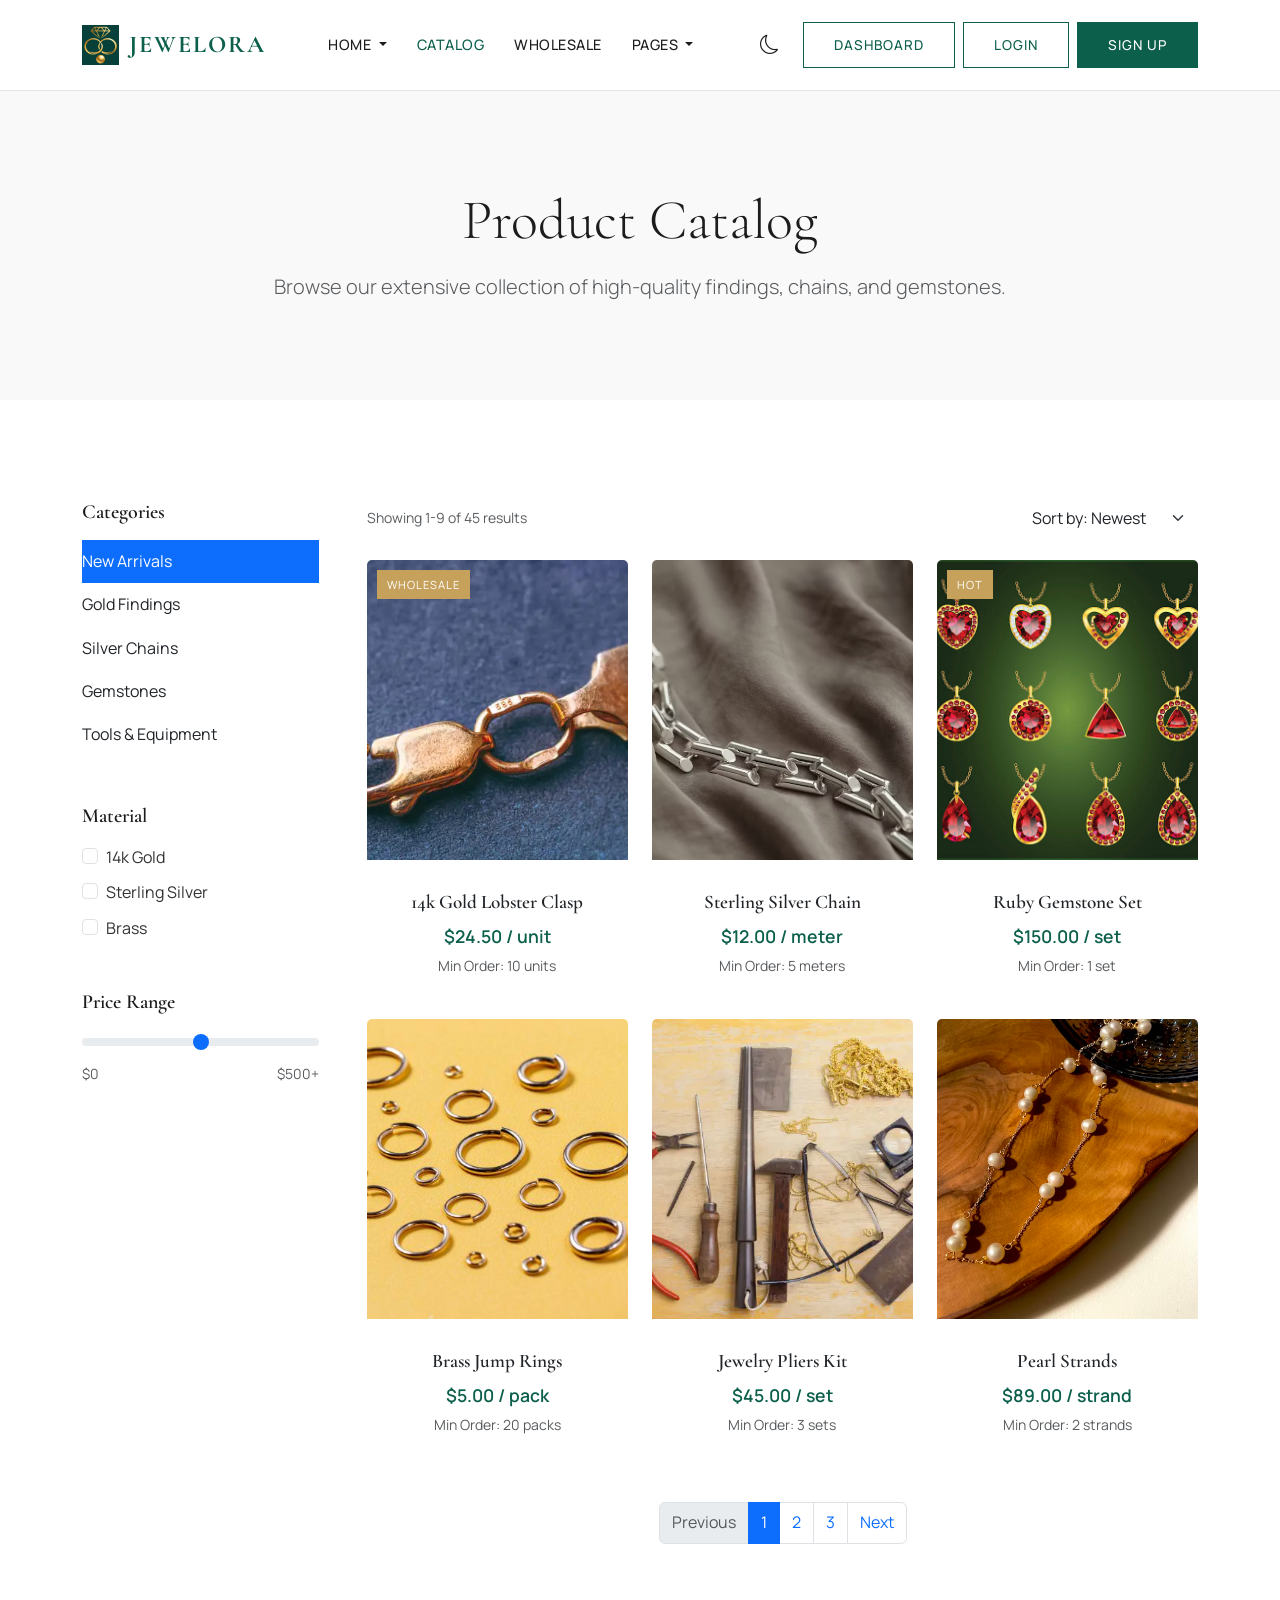
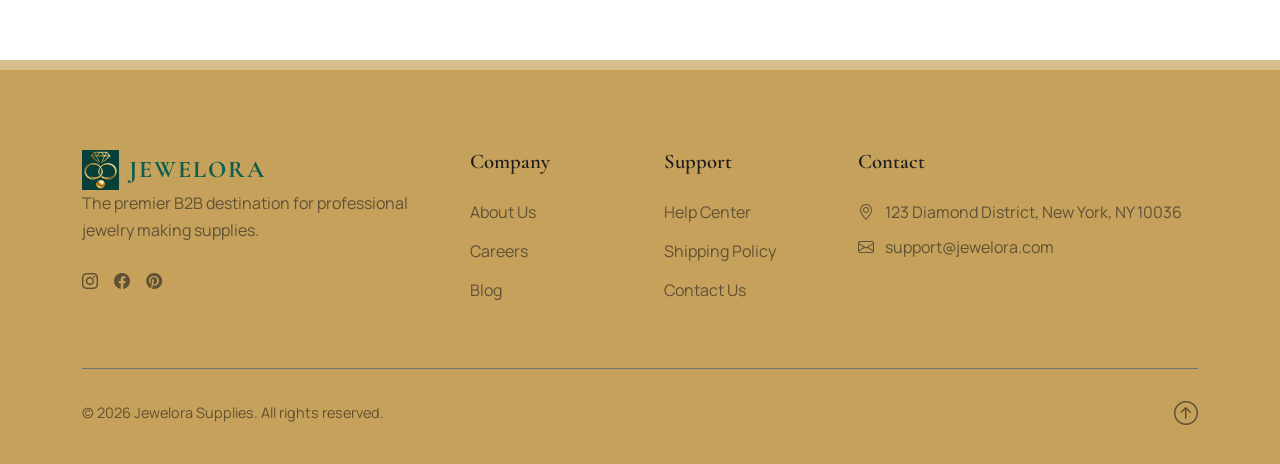
<file: catalog.html>
<!DOCTYPE html>
<html lang="en" data-theme="light">

<head>
    <meta charset="UTF-8">
    <meta name="viewport" content="width=device-width, initial-scale=1.0">
    <title>Product Catalog | Jewelora Supplies</title>
    <link href="https://cdn.jsdelivr.net/npm/bootstrap@5.3.0/dist/css/bootstrap.min.css" rel="stylesheet">
    <link href="https://cdn.jsdelivr.net/npm/bootstrap-icons@1.10.0/font/bootstrap-icons.css" rel="stylesheet">
    <link rel="icon" type="image/png" href="assets/images/logo1.png">
    <link rel="stylesheet" href="assets/css/style.css">
</head>

<body>

    <!-- Header -->
    <nav class="navbar navbar-expand-xl sticky-top">
        <div class="container">
            <a class="navbar-brand text-nowrap" href="index.html"
                style="display: flex !important; flex-direction: row !important; align-items: center !important; gap: 10px !important;">
                <img src="assets/images/logo2.png" alt="Jewelora"
                    style="height: 40px !important; width: auto !important; object-fit: contain !important;">
                <span>JEWELORA</span>
            </a>
            <div class="d-flex align-items-center order-lg-3 gap-2">
                <span id="theme-toggle" class="theme-toggle me-3"><i class="bi bi-moon"></i></span>

                <div class="desktop-auth-btns d-flex gap-2">
                    <a href="dashboard.html" class="btn btn-outline-primary">Dashboard</a>
                    <a href="login.html" class="btn btn-outline-primary">Login</a>
                    <a href="register.html" class="btn btn-primary text-nowrap">Sign Up</a>
                </div>

                <button class="navbar-toggler ms-2 border-0" type="button" data-bs-toggle="collapse"
                    data-bs-target="#navbarContent">
                    <span class="navbar-toggler-icon"></span>
                </button>
            </div>
            <div class="collapse navbar-collapse order-lg-2" id="navbarContent">
                <ul class="navbar-nav mx-auto mb-2 mb-lg-0">
                    <li class="nav-item dropdown">
                        <a class="nav-link dropdown-toggle" href="#" role="button" data-bs-toggle="dropdown"
                            aria-expanded="false">
                            Home
                        </a>
                        <ul class="dropdown-menu">
                            <li><a class="dropdown-item" href="index.html">Main Home</a></li>
                            <li><a class="dropdown-item" href="home-2.html">Modern Home</a></li>
                        </ul>
                    </li>
                    <li class="nav-item">
                        <a class="nav-link active" href="catalog.html">Catalog</a>
                    </li>
                    <li class="nav-item"><a class="nav-link" href="services.html">Wholesale</a></li>
                    <li class="nav-item dropdown">
                        <a class="nav-link dropdown-toggle" href="#" role="button" data-bs-toggle="dropdown"
                            aria-expanded="false">
                            Pages
                        </a>
                        <ul class="dropdown-menu">
                            <li><a class="dropdown-item" href="about.html">About Us</a></li>
                            <li><a class="dropdown-item" href="blog.html">Blog</a></li>
                            <li><a class="dropdown-item" href="pricing.html">Pricing</a></li>
                            <li><a class="dropdown-item" href="contact.html">Contact</a></li>
                        </ul>
                    </li>
                </ul>

                <!-- Mobile Menu Buttons (Visible < 650px) -->
                <div class="mobile-auth-btns mt-3 pb-3 border-top pt-3">
                    <a href="dashboard.html" class="btn btn-outline-primary w-100 mb-2">Dashboard</a>
                    <a href="login.html" class="btn btn-outline-primary w-100 mb-2">Login</a>
                    <a href="register.html" class="btn btn-primary w-100">Sign Up</a>
                </div>
            </div>
        </div>
    </nav>

    <!-- Page Header -->
    <section class="bg-light py-5">
        <div class="container text-center py-5">
            <h1 class="display-4">Product Catalog</h1>
            <p class="lead text-muted mt-3 mb-0">Browse our extensive collection of high-quality findings, chains, and
                gemstones.</p>
        </div>
    </section>

    <!-- Sticky Mobile Filter Bar -->
    <div class="d-lg-none sticky-top bg-white border-bottom shadow-sm px-3 py-2" style="top: 71px; z-index: 999;">
        <button class="btn btn-outline-dark w-100 d-flex justify-content-between align-items-center" type="button"
            data-bs-toggle="offcanvas" data-bs-target="#filterOffcanvas" aria-controls="filterOffcanvas">
            <span class="fw-bold"><i class="bi bi-funnel-fill me-2"></i>Filter & Sort</span>
            <i class="bi bi-chevron-right small"></i>
        </button>
    </div>

    <!-- Catalog Section -->
    <section class="section-padding">
        <div class="container">
            <div class="row">
                <!-- Sidebar Filters -->
                <div class="col-lg-3 mb-5 mb-lg-0 d-none d-lg-block">
                    <div class="pe-lg-4">
                        <div class="mb-5">
                            <h5 class="mb-3 font-serif">Categories</h5>
                            <div class="list-group list-group-flush border-0">
                                <a href="#" class="list-group-item list-group-item-action border-0 px-0 active">New
                                    Arrivals</a>
                                <a href="#" class="list-group-item list-group-item-action border-0 px-0">Gold
                                    Findings</a>
                                <a href="#" class="list-group-item list-group-item-action border-0 px-0">Silver
                                    Chains</a>
                                <a href="#" class="list-group-item list-group-item-action border-0 px-0">Gemstones</a>
                                <a href="#" class="list-group-item list-group-item-action border-0 px-0">Tools &
                                    Equipment</a>
                            </div>
                        </div>

                        <div class="mb-5">
                            <h5 class="mb-3 font-serif">Material</h5>
                            <div class="form-check mb-2">
                                <input class="form-check-input" type="checkbox" id="m1">
                                <label class="form-check-label" for="m1">14k Gold</label>
                            </div>
                            <div class="form-check mb-2">
                                <input class="form-check-input" type="checkbox" id="m2">
                                <label class="form-check-label" for="m2">Sterling Silver</label>
                            </div>
                            <div class="form-check mb-2">
                                <input class="form-check-input" type="checkbox" id="m3">
                                <label class="form-check-label" for="m3">Brass</label>
                            </div>
                        </div>

                        <div class="mb-5">
                            <h5 class="mb-3 font-serif">Price Range</h5>
                            <input type="range" class="form-range" min="0" max="500" step="10">
                            <div class="d-flex justify-content-between small text-muted">
                                <span>$0</span>
                                <span>$500+</span>
                            </div>
                        </div>
                    </div>
                </div>

                <!-- Products Grid -->
                <div class="col-lg-9">
                    <div class="d-flex justify-content-between align-items-center mb-4">
                        <span class="text-muted small">Showing 1-9 of 45 results</span>
                        <select class="form-select w-auto border-0">
                            <option>Sort by: Newest</option>
                            <option>Price: Low to High</option>
                            <option>Price: High to Low</option>
                        </select>
                    </div>

                    <div class="row g-4">
                        <!-- Product 1 -->
                        <div class="col-md-4">
                            <div class="card product-card h-100">
                                <div class="card-img-as-bg"
                                    style="height: 300px; overflow: hidden; position: relative;">
                                    <img src="assets/images/products/Clasp.webp" class="card-img-top h-100 w-100"
                                        style="object-fit: cover;" alt="14k Gold Lobster Clasp">
                                    <span class="wholesale-badge">Wholesale</span>
                                </div>
                                <div class="product-overlay">
                                    <button class="btn btn-dark w-100">Add to Quote</button>
                                </div>
                                <div class="card-body text-center">
                                    <h5 class="card-title"><a href="service-details.html"
                                            class="text-decoration-none">14k Gold Lobster Clasp</a></h5>
                                    <p class="price mb-0">$24.50 / unit</p>
                                    <small class="text-muted">Min Order: 10 units</small>
                                </div>
                            </div>
                        </div>

                        <!-- Product 2 -->
                        <div class="col-md-4">
                            <div class="card product-card h-100">
                                <div class="card-img-as-bg" style="height: 300px; overflow: hidden;">
                                    <img src="assets/images/products/Silver Chain.avif" class="card-img-top h-100 w-100"
                                        style="object-fit: cover;" alt="Sterling Silver Chain">
                                </div>
                                <div class="product-overlay">
                                    <button class="btn btn-dark w-100">Add to Quote</button>
                                </div>
                                <div class="card-body text-center">
                                    <h5 class="card-title"><a href="service-details.html"
                                            class="text-decoration-none">Sterling Silver Chain</a></h5>
                                    <p class="price mb-0">$12.00 / meter</p>
                                    <small class="text-muted">Min Order: 5 meters</small>
                                </div>
                            </div>
                        </div>

                        <!-- Product 3 -->
                        <div class="col-md-4">
                            <div class="card product-card h-100">
                                <div class="card-img-as-bg"
                                    style="height: 300px; overflow: hidden; position: relative;">
                                    <img src="assets/images/products/RubySet.jpg" class="card-img-top h-100 w-100"
                                        style="object-fit: cover;" alt="Ruby Gemstone Set">
                                    <span class="wholesale-badge">Hot</span>
                                </div>
                                <div class="product-overlay">
                                    <button class="btn btn-dark w-100">Add to Quote</button>
                                </div>
                                <div class="card-body text-center">
                                    <h5 class="card-title"><a href="service-details.html"
                                            class="text-decoration-none">Ruby Gemstone Set</a></h5>
                                    <p class="price mb-0">$150.00 / set</p>
                                    <small class="text-muted">Min Order: 1 set</small>
                                </div>
                            </div>
                        </div>

                        <!-- More products (placeholders) -->
                        <div class="col-md-4">
                            <div class="card product-card h-100">
                                <div class="card-img-as-bg" style="height: 300px; overflow: hidden;">
                                    <img src="assets/images/products/Brass Jump Rings.jpg"
                                        class="card-img-top h-100 w-100" style="object-fit: cover;"
                                        alt="Brass Jump Rings">
                                </div>
                                <div class="product-overlay">
                                    <button class="btn btn-dark w-100">Add to Quote</button>
                                </div>
                                <div class="card-body text-center">
                                    <h5 class="card-title"><a href="service-details.html"
                                            class="text-decoration-none">Brass Jump Rings</a></h5>
                                    <p class="price mb-0">$5.00 / pack</p>
                                    <small class="text-muted">Min Order: 20 packs</small>
                                </div>
                            </div>
                        </div>

                        <div class="col-md-4">
                            <div class="card product-card h-100">
                                <div class="card-img-as-bg" style="height: 300px; overflow: hidden;">
                                    <img src="assets/images/home/ARTKIT2.webp" class="card-img-top h-100 w-100"
                                        style="object-fit: cover;" alt="Jewelry Pliers Kit">
                                </div>
                                <div class="product-overlay">
                                    <button class="btn btn-dark w-100">Add to Quote</button>
                                </div>
                                <div class="card-body text-center">
                                    <h5 class="card-title"><a href="service-details.html"
                                            class="text-decoration-none">Jewelry Pliers Kit</a></h5>
                                    <p class="price mb-0">$45.00 / set</p>
                                    <small class="text-muted">Min Order: 3 sets</small>
                                </div>
                            </div>
                        </div>

                        <div class="col-md-4">
                            <div class="card product-card h-100">
                                <div class="card-img-as-bg" style="height: 300px; overflow: hidden;">
                                    <img src="assets/images/products/Pearl Strands.avif"
                                        class="card-img-top h-100 w-100" style="object-fit: cover;" alt="Pearl Strands">
                                </div>
                                <div class="product-overlay">
                                    <button class="btn btn-dark w-100">Add to Quote</button>
                                </div>
                                <div class="card-body text-center">
                                    <h5 class="card-title"><a href="service-details.html"
                                            class="text-decoration-none">Pearl Strands</a></h5>
                                    <p class="price mb-0">$89.00 / strand</p>
                                    <small class="text-muted">Min Order: 2 strands</small>
                                </div>
                            </div>
                        </div>
                    </div>

                    <!-- Pagination -->
                    <nav class="mt-5">
                        <ul class="pagination justify-content-center">
                            <li class="page-item disabled"><a class="page-link" href="#">Previous</a></li>
                            <li class="page-item active"><a class="page-link" href="#">1</a></li>
                            <li class="page-item"><a class="page-link" href="#">2</a></li>
                            <li class="page-item"><a class="page-link" href="#">3</a></li>
                            <li class="page-item"><a class="page-link" href="#">Next</a></li>
                        </ul>
                    </nav>
                </div>
            </div>
        </div>
    </section>



    <!-- Mobile Filter Offcanvas -->
    <div class="offcanvas offcanvas-start" tabindex="-1" id="filterOffcanvas" aria-labelledby="filterOffcanvasLabel">
        <div class="offcanvas-header border-bottom">
            <h5 class="offcanvas-title font-serif fw-bold" id="filterOffcanvasLabel">Filter Catalog</h5>
            <button type="button" class="btn-close" data-bs-dismiss="offcanvas" aria-label="Close"></button>
        </div>
        <div class="offcanvas-body">
            <div class="mb-5">
                <h5 class="mb-3 font-serif">Categories</h5>
                <div class="list-group list-group-flush border-0">
                    <a href="#" class="list-group-item list-group-item-action border-0 px-0 active">New
                        Arrivals</a>
                    <a href="#" class="list-group-item list-group-item-action border-0 px-0">Gold
                        Findings</a>
                    <a href="#" class="list-group-item list-group-item-action border-0 px-0">Silver
                        Chains</a>
                    <a href="#" class="list-group-item list-group-item-action border-0 px-0">Gemstones</a>
                    <a href="#" class="list-group-item list-group-item-action border-0 px-0">Tools &
                        Equipment</a>
                </div>
            </div>

            <div class="mb-5">
                <h5 class="mb-3 font-serif">Material</h5>
                <div class="form-check mb-2">
                    <input class="form-check-input" type="checkbox" id="om1">
                    <label class="form-check-label" for="om1">14k Gold</label>
                </div>
                <div class="form-check mb-2">
                    <input class="form-check-input" type="checkbox" id="om2">
                    <label class="form-check-label" for="om2">Sterling Silver</label>
                </div>
                <div class="form-check mb-2">
                    <input class="form-check-input" type="checkbox" id="om3">
                    <label class="form-check-label" for="om3">Brass</label>
                </div>
            </div>

            <div class="mb-5">
                <h5 class="mb-3 font-serif">Price Range</h5>
                <input type="range" class="form-range" min="0" max="500" step="10">
                <div class="d-flex justify-content-between small text-muted">
                    <span>$0</span>
                    <span>$500+</span>
                </div>
            </div>

            <button class="btn btn-primary w-100" data-bs-dismiss="offcanvas">Apply Filters</button>
        </div>
    </div>

    <!-- Footer -->
    <footer>
        <div class="container">
            <div class="row g-5">
                <div class="col-lg-4">
                    <a class="navbar-brand text-nowrap" href="index.html"
                        style="display: flex !important; flex-direction: row !important; align-items: center !important; gap: 10px !important;">
                        <img src="assets/images/logo2.png" alt="Jewelora"
                            style="height: 40px !important; width: auto !important; object-fit: contain !important;">
                        <span>JEWELORA</span>
                    </a>
                    <p class="text-white-50 mb-4">The premier B2B destination for professional jewelry making supplies.
                    </p>
                    <div class="d-flex gap-3 social-links">
                        <a href="#" class="text-white-50"><i class="bi bi-instagram"></i></a>
                        <a href="#" class="text-white-50"><i class="bi bi-facebook"></i></a>
                        <a href="#" class="text-white-50"><i class="bi bi-pinterest"></i></a>
                    </div>
                </div>
                <!-- ... copied footer cols ... -->
                <div class="col-lg-2 col-md-6">
                    <h5 class="mb-4">Company</h5>
                    <ul class="list-unstyled">
                        <li><a href="about.html" class="text-white-50">About Us</a></li>
                        <li><a href="#" class="text-white-50">Careers</a></li>
                        <li><a href="blog.html" class="text-white-50">Blog</a></li>
                    </ul>
                </div>
                <div class="col-lg-2 col-md-6">
                    <h5 class="mb-4">Support</h5>
                    <ul class="list-unstyled">
                        <li><a href="#" class="text-white-50">Help Center</a></li>
                        <li><a href="#" class="text-white-50">Shipping Policy</a></li>
                        <li><a href="contact.html" class="text-white-50">Contact Us</a></li>
                    </ul>
                </div>
                <div class="col-lg-4 col-md-6">
                    <h5 class="mb-4">Contact</h5>
                    <ul class="list-unstyled text-white-50">
                        <li class="mb-2"><i class="bi bi-geo-alt me-2"></i> 123 Diamond District, New York, NY 10036
                        </li>
                        <li class="mb-2"><i class="bi bi-envelope me-2"></i> support@jewelora.com</li>
                    </ul>
                </div>
            </div>
            <div
                class="footer-bottom d-flex justify-content-between align-items-center border-top border-secondary pt-4 mt-5">
                <span>&copy; <span id="current-year">2026</span> Jewelora Supplies. All rights reserved.</span>
                <a href="#" class="text-white-50 back-to-top"><i class="bi bi-arrow-up-circle fs-4"></i></a>
            </div>
        </div>
    </footer>

    <script src="https://cdn.jsdelivr.net/npm/bootstrap@5.3.0/dist/js/bootstrap.bundle.min.js"></script>
    <script src="assets/js/main.js"></script>
</body>

</html>
</file>
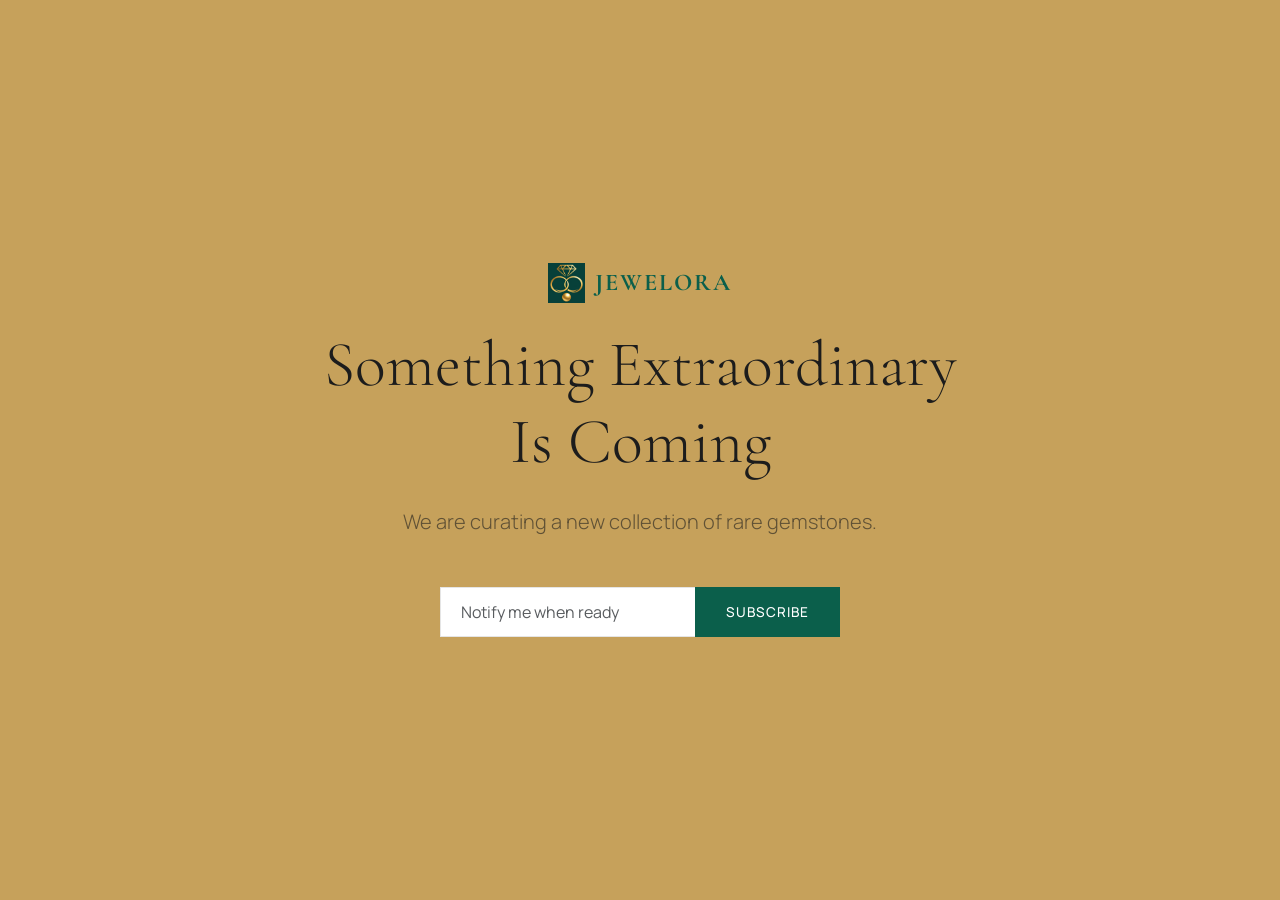
<file: coming-soon.html>
<!DOCTYPE html>
<html lang="en" data-theme="light">

<head>
    <meta charset="UTF-8">
    <meta name="viewport" content="width=device-width, initial-scale=1.0">
    <title>Coming Soon | Jewelora Supplies</title>
    <link href="https://cdn.jsdelivr.net/npm/bootstrap@5.3.0/dist/css/bootstrap.min.css" rel="stylesheet">
    <link rel="icon" type="image/png" href="assets/images/logo1.png">
    <link rel="stylesheet" href="assets/css/style.css">
</head>

<body class="d-flex align-items-center justify-content-center vh-100 bg-secondary text-white text-center">

    <div class="container">
        <a class="navbar-brand text-nowrap mb-4" href="index.html"
            style="display: flex !important; flex-direction: row !important; align-items: center !important; gap: 10px !important; justify-content: center !important;">
            <img src="assets/images/logo2.png" alt="Jewelora"
                style="height: 40px !important; width: auto !important; object-fit: contain !important;">
            <span>JEWELORA</span>
        </a>
        <h1 class="display-3 font-serif mb-4">Something Extraordinary <br> Is Coming</h1>
        <p class="lead text-white-50 mb-5">We are curating a new collection of rare gemstones.</p>

        <form class="mx-auto" style="max-width: 400px;">
            <div class="input-group">
                <input type="email" class="form-control" placeholder="Notify me when ready">
                <button class="btn btn-primary">Subscribe</button>
            </div>
        </form>


    </div>

</body>

</html>
</file>
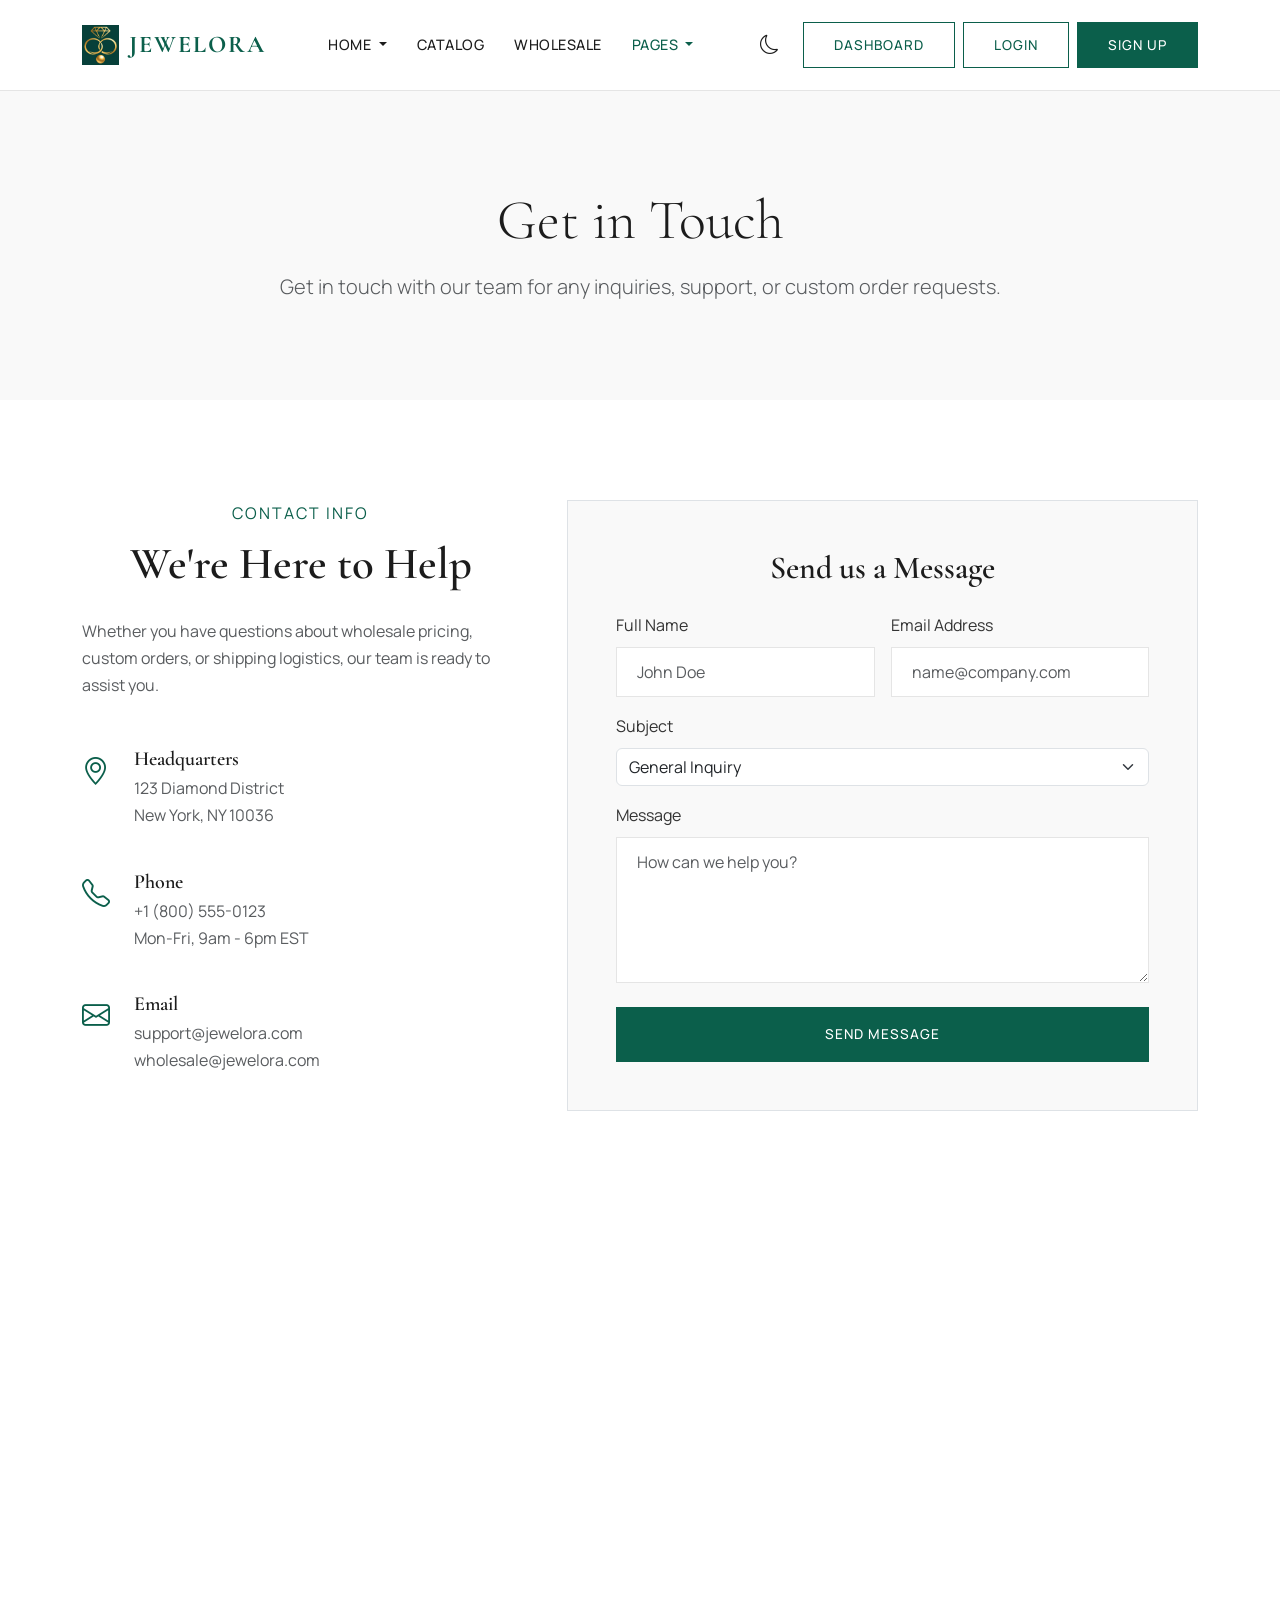
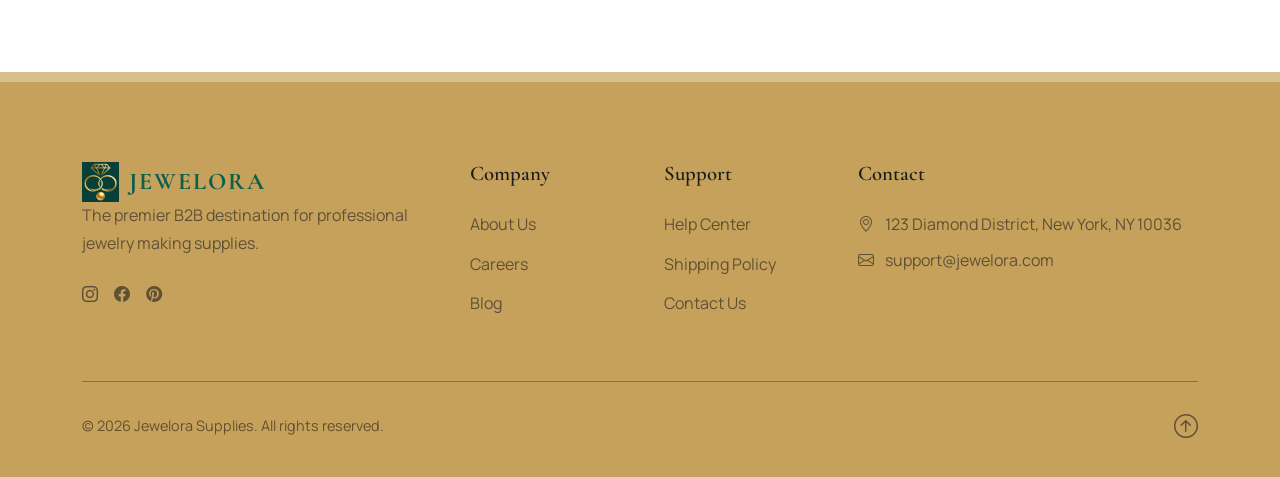
<file: contact.html>
<!DOCTYPE html>
<html lang="en" data-theme="light">

<head>
    <meta charset="UTF-8">
    <meta name="viewport" content="width=device-width, initial-scale=1.0">
    <title>Contact Us | Jewelora Supplies</title>
    <link href="https://cdn.jsdelivr.net/npm/bootstrap@5.3.0/dist/css/bootstrap.min.css" rel="stylesheet">
    <link href="https://cdn.jsdelivr.net/npm/bootstrap-icons@1.10.0/font/bootstrap-icons.css" rel="stylesheet">
    <link rel="icon" type="image/png" href="assets/images/logo1.png">
    <link rel="stylesheet" href="assets/css/style.css">
</head>

<body>

    <!-- Header -->
    <nav class="navbar navbar-expand-xl sticky-top">
        <div class="container">
            <a class="navbar-brand text-nowrap" href="index.html"
                style="display: flex !important; flex-direction: row !important; align-items: center !important; gap: 10px !important;">
                <img src="assets/images/logo2.png" alt="Jewelora"
                    style="height: 40px !important; width: auto !important; object-fit: contain !important;">
                <span>JEWELORA</span>
            </a>
            <div class="d-flex align-items-center order-lg-3 gap-2">
                <span id="theme-toggle" class="theme-toggle me-3"><i class="bi bi-moon"></i></span>

                <div class="desktop-auth-btns d-flex gap-2">
                    <a href="dashboard.html" class="btn btn-outline-primary">Dashboard</a>
                    <a href="login.html" class="btn btn-outline-primary">Login</a>
                    <a href="register.html" class="btn btn-primary text-nowrap">Sign Up</a>
                </div>

                <button class="navbar-toggler ms-2 border-0" type="button" data-bs-toggle="collapse"
                    data-bs-target="#navbarContent">
                    <span class="navbar-toggler-icon"></span>
                </button>
            </div>
            <div class="collapse navbar-collapse order-lg-2" id="navbarContent">
                <ul class="navbar-nav mx-auto mb-2 mb-lg-0">
                    <li class="nav-item dropdown">
                        <a class="nav-link dropdown-toggle" href="#" role="button" data-bs-toggle="dropdown"
                            aria-expanded="false">
                            Home
                        </a>
                        <ul class="dropdown-menu">
                            <li><a class="dropdown-item" href="index.html">Main Home</a></li>
                            <li><a class="dropdown-item" href="home-2.html">Modern Home</a></li>
                        </ul>
                    </li>
                    <li class="nav-item">
                        <a class="nav-link" href="catalog.html">Catalog</a>
                    </li>
                    <li class="nav-item"><a class="nav-link" href="services.html">Wholesale</a></li>
                    <li class="nav-item dropdown">
                        <a class="nav-link dropdown-toggle active" href="#" role="button" data-bs-toggle="dropdown"
                            aria-expanded="false">
                            Pages
                        </a>
                        <ul class="dropdown-menu">
                            <li><a class="dropdown-item" href="about.html">About Us</a></li>
                            <li><a class="dropdown-item" href="blog.html">Blog</a></li>
                            <li><a class="dropdown-item" href="pricing.html">Pricing</a></li>
                            <li><a class="dropdown-item active" href="contact.html">Contact</a></li>
                        </ul>
                    </li>
                </ul>

                <!-- Mobile Menu Buttons (Visible < 650px) -->
                <div class="mobile-auth-btns mt-3 pb-3 border-top pt-3">
                    <a href="dashboard.html" class="btn btn-outline-primary w-100 mb-2">Dashboard</a>
                    <a href="login.html" class="btn btn-outline-primary w-100 mb-2">Login</a>
                    <a href="register.html" class="btn btn-primary w-100">Sign Up</a>
                </div>
            </div>
        </div>
    </nav>

    <!-- Page Header -->
    <section class="bg-light py-5">
        <div class="container text-center py-5">
            <h1 class="display-4">Get in Touch</h1>
            <p class="lead text-muted mt-3 mb-0">Get in touch with our team for any inquiries, support, or custom order
                requests.</p>
        </div>
    </section>

    <!-- Contact Content -->
    <section class="section-padding">
        <div class="container">
            <div class="row g-5">
                <div class="col-lg-5">
                    <span class="text-primary text-uppercase letter-spacing-2 mb-2 d-block"
                        style="text-align: center;">Contact
                        Info</span>
                    <h2 class="mb-4" style="text-align: center;">We're Here to Help</h2>
                    <p class="text-muted mb-5">Whether you have questions about wholesale pricing, custom orders, or
                        shipping logistics, our team is ready to assist you.</p>

                    <div class="d-flex mb-4">
                        <div class="me-4 text-primary fs-3"><i class="bi bi-geo-alt"></i></div>
                        <div>
                            <h5 class="mb-1">Headquarters</h5>
                            <p class="text-muted">123 Diamond District<br>New York, NY 10036</p>
                        </div>
                    </div>

                    <div class="d-flex mb-4">
                        <div class="me-4 text-primary fs-3"><i class="bi bi-telephone"></i></div>
                        <div>
                            <h5 class="mb-1">Phone</h5>
                            <p class="text-muted">+1 (800) 555-0123<br>Mon-Fri, 9am - 6pm EST</p>
                        </div>
                    </div>

                    <div class="d-flex mb-4">
                        <div class="me-4 text-primary fs-3"><i class="bi bi-envelope"></i></div>
                        <div>
                            <h5 class="mb-1">Email</h5>
                            <p class="text-muted">support@jewelora.com<br>wholesale@jewelora.com</p>
                        </div>
                    </div>
                </div>

                <div class="col-lg-7">
                    <div class="bg-light p-5 border">
                        <h3 class="font-serif mb-4" style="text-align: center;">Send us a Message</h3>
                        <form>
                            <div class="row g-3">
                                <div class="col-md-6">
                                    <label class="form-label">Full Name</label>
                                    <input type="text" class="form-control" placeholder="John Doe">
                                </div>
                                <div class="col-md-6">
                                    <label class="form-label">Email Address</label>
                                    <input type="email" class="form-control" placeholder="name@company.com">
                                </div>
                                <div class="col-12">
                                    <label class="form-label">Subject</label>
                                    <select class="form-select">
                                        <option>General Inquiry</option>
                                        <option>Wholesale Account</option>
                                        <option>Order Status</option>
                                        <option>Custom Manufacturing</option>
                                    </select>
                                </div>
                                <div class="col-12">
                                    <label class="form-label">Message</label>
                                    <textarea class="form-control" rows="5"
                                        placeholder="How can we help you?"></textarea>
                                </div>
                                <div class="col-12 mt-4">
                                    <button class="btn btn-primary w-100 py-3">Send Message</button>
                                </div>
                            </div>
                        </form>
                    </div>
                </div>
            </div>
        </div>
    </section>

    <!-- Map -->
    <div class="map-container">
        <iframe
            src="https://www.google.com/maps/embed?pb=!1m18!1m12!1m3!1d3022.349692994038!2d-73.9815776845938!3d40.75895497932676!2m3!1f0!2f0!3f0!3m2!1i1024!2i768!4f13.1!3m3!1m2!1s0x89c258ff8d3f7f9b%3A0x70570b240193132e!2sDiamond%20District%2C%20New%20York%2C%20NY!5e0!3m2!1sen!2sus!4v1645564756285!5m2!1sen!2sus"
            width="100%" height="450" style="border:0;" allowfullscreen="" loading="lazy"></iframe>
    </div>

    <!-- Footer -->
    <footer>
        <div class="container">
            <div class="row g-5">
                <div class="col-lg-4">
                    <a class="navbar-brand text-nowrap" href="index.html"
                        style="display: flex !important; flex-direction: row !important; align-items: center !important; gap: 10px !important;">
                        <img src="assets/images/logo2.png" alt="Jewelora"
                            style="height: 40px !important; width: auto !important; object-fit: contain !important;">
                        <span>JEWELORA</span>
                    </a>
                    <p class="text-white-50 mb-4">The premier B2B destination for professional jewelry making supplies.
                    </p>
                    <div class="d-flex gap-3 social-links">
                        <a href="#" class="text-white-50"><i class="bi bi-instagram"></i></a>
                        <a href="#" class="text-white-50"><i class="bi bi-facebook"></i></a>
                        <a href="#" class="text-white-50"><i class="bi bi-pinterest"></i></a>
                    </div>
                </div>
                <div class="col-lg-2 col-md-6">
                    <h5 class="mb-4">Company</h5>
                    <ul class="list-unstyled">
                        <li><a href="about.html" class="text-white-50">About Us</a></li>
                        <li><a href="#" class="text-white-50">Careers</a></li>
                        <li><a href="blog.html" class="text-white-50">Blog</a></li>
                    </ul>
                </div>
                <div class="col-lg-2 col-md-6">
                    <h5 class="mb-4">Support</h5>
                    <ul class="list-unstyled">
                        <li><a href="#" class="text-white-50">Help Center</a></li>
                        <li><a href="#" class="text-white-50">Shipping Policy</a></li>
                        <li><a href="contact.html" class="text-white-50">Contact Us</a></li>
                    </ul>
                </div>
                <div class="col-lg-4 col-md-6">
                    <h5 class="mb-4">Contact</h5>
                    <ul class="list-unstyled text-white-50">
                        <li class="mb-2"><i class="bi bi-geo-alt me-2"></i> 123 Diamond District, New York, NY 10036
                        </li>
                        <li class="mb-2"><i class="bi bi-envelope me-2"></i> support@jewelora.com</li>
                    </ul>
                </div>
            </div>
            <div
                class="footer-bottom d-flex justify-content-between align-items-center border-top border-secondary pt-4 mt-5">
                <span>&copy; <span id="current-year">2026</span> Jewelora Supplies. All rights reserved.</span>
                <a href="#" class="text-white-50 back-to-top"><i class="bi bi-arrow-up-circle fs-4"></i></a>
            </div>
        </div>
    </footer>

    <script src="https://cdn.jsdelivr.net/npm/bootstrap@5.3.0/dist/js/bootstrap.bundle.min.js"></script>
    <script src="assets/js/main.js"></script>
</body>

</html>
</file>
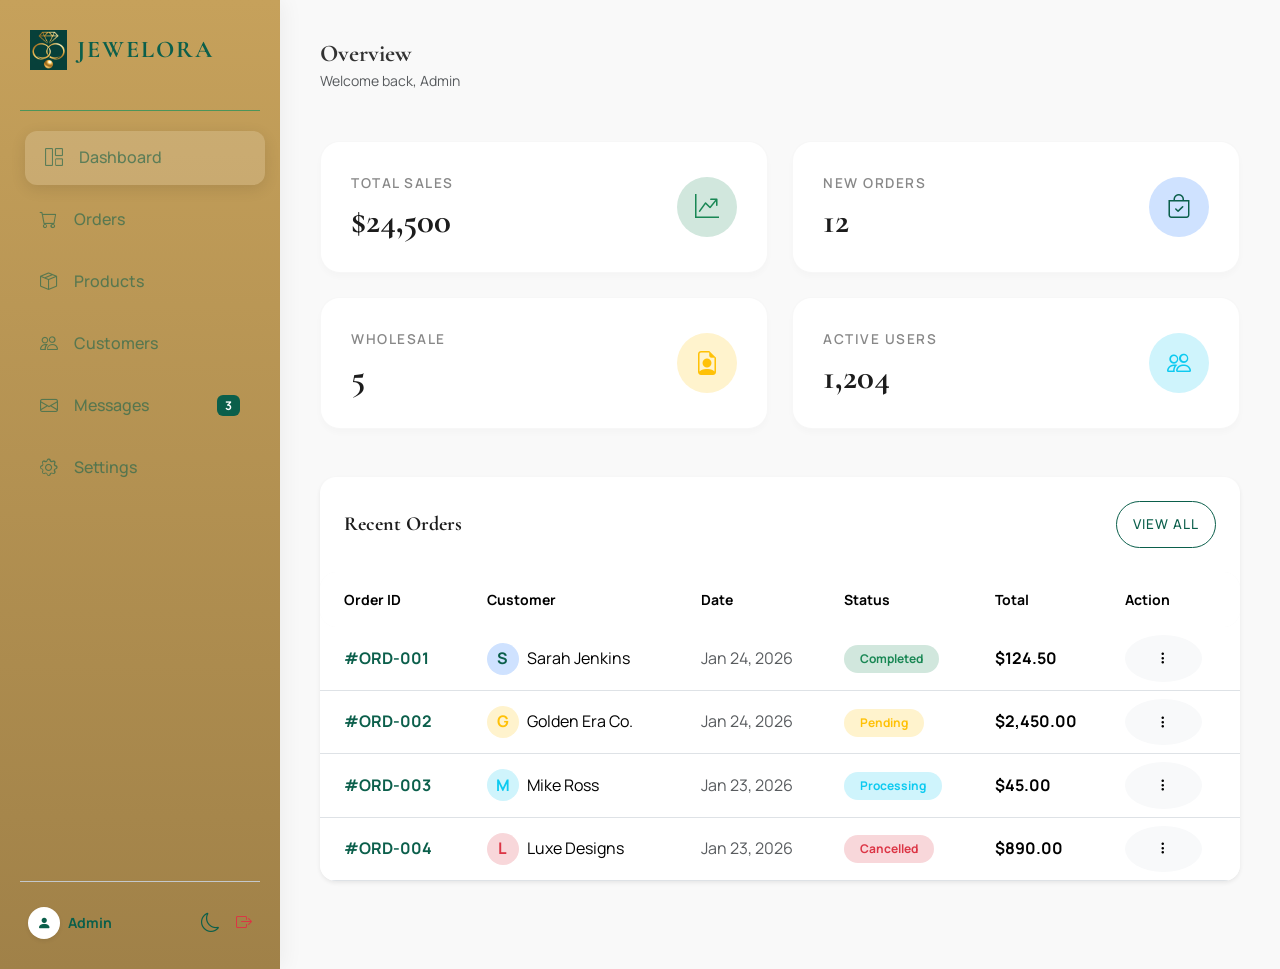
<file: dashboard.html>
<!DOCTYPE html>
<html lang="en" data-theme="light">

<head>
    <meta charset="UTF-8">
    <meta name="viewport" content="width=device-width, initial-scale=1.0">
    <title>Dashboard | Jewelora Supplies</title>
    <link href="https://cdn.jsdelivr.net/npm/bootstrap@5.3.0/dist/css/bootstrap.min.css" rel="stylesheet">
    <link href="https://cdn.jsdelivr.net/npm/bootstrap-icons@1.10.0/font/bootstrap-icons.css" rel="stylesheet">
    <link rel="icon" type="image/png" href="assets/images/logo1.png">
    <link rel="stylesheet" href="assets/css/style.css">
</head>

<body>

    <div class="dashboard-layout">
        <!-- Sidebar Overlay -->
        <div class="sidebar-overlay"></div>

        <!-- Sidebar -->
        <aside class="sidebar d-flex flex-column">
            <div class="sidebar-brand">
                <a class="navbar-brand text-nowrap" href="index.html"
                    style="display: flex !important; flex-direction: row !important; align-items: center !important; gap: 10px !important;">
                    <img src="assets/images/logo2.png" alt="Jewelora"
                        style="height: 40px !important; width: auto !important; object-fit: contain !important;">
                    <span>JEWELORA</span>
                </a>
            </div>

            <ul class="sidebar-menu flex-grow-1">
                <li><a href="dashboard.html" class="active"><i class="bi bi-grid-1x2 me-3"></i> Dashboard</a></li>
                <li><a href="coming-soon.html"><i class="bi bi-cart me-3"></i> Orders</a></li>
                <li><a href="catalog.html"><i class="bi bi-box-seam me-3"></i> Products</a></li>
                <li><a href="coming-soon.html"><i class="bi bi-people me-3"></i> Customers</a></li>
                <li><a href="coming-soon.html"><i class="bi bi-envelope me-3"></i> Messages <span
                            class="badge bg-primary ms-auto">3</span></a></li>
                <li><a href="coming-soon.html"><i class="bi bi-gear me-3"></i> Settings</a></li>
            </ul>

            <!-- Sidebar Footer (Moved from Topbar) -->
            <div class="sidebar-footer mt-auto pt-4 border-top border-secondary-subtle">
                <div class="d-flex align-items-center justify-content-between px-2">
                    <div class="d-flex align-items-center gap-2">
                        <div class="bg-white text-primary rounded-circle d-flex align-items-center justify-content-center shadow-sm"
                            style="width: 32px; height: 32px;">
                            <i class="bi bi-person-fill small"></i>
                        </div>
                        <span class="small fw-bold text-green">Admin</span>
                    </div>
                    <div class="d-flex align-items-center gap-2">
                        <span id="theme-toggle" class="theme-toggle m-0 text-green hover-blue"
                            style="cursor: pointer;"><i class="bi bi-moon"></i></span>
                        <a href="index.html" class="text-danger ms-2" title="Logout"><i
                                class="bi bi-box-arrow-right"></i></a>
                    </div>
                </div>
            </div>
        </aside>

        <!-- Main Content -->
        <main class="main-content position-relative">
            <!-- Mobile Toggle (Absolute Positioned, Custom Styled) -->
            <button id="sidebar-toggle"
                class="btn btn-white d-xl-none position-absolute top-0 end-0 m-3 rounded-circle shadow-sm d-flex align-items-center justify-content-center border-0"
                style="z-index: 1050; width: 45px; height: 45px; color: var(--primary);">
                <i class="bi bi-list fs-4"></i>
            </button>

            <!-- Header Title Only -->
            <div class="mb-5 mt-4 mt-xl-0">
                <h2 class="h4 mb-0 fw-bold">Overview</h2>
                <p class="text-muted small mb-0">Welcome back, Admin</p>
            </div>

            <!-- Stats Row -->
            <div class="row g-4 mb-5">
                <div class="col-md-6 col-lg-6">
                    <div class="stat-card">
                        <div>
                            <div class="stat-title">Total Sales</div>
                            <h3 class="stat-value">$24,500</h3>
                        </div>
                        <div class="bg-success-subtle text-success rounded-circle d-flex align-items-center justify-content-center"
                            style="width: 60px; height: 60px;">
                            <i class="bi bi-graph-up-arrow fs-4"></i>
                        </div>
                    </div>
                </div>
                <div class="col-md-6 col-lg-6">
                    <div class="stat-card">
                        <div>
                            <div class="stat-title">New Orders</div>
                            <h3 class="stat-value">12</h3>
                        </div>
                        <div class="bg-primary-subtle text-primary rounded-circle d-flex align-items-center justify-content-center"
                            style="width: 60px; height: 60px;">
                            <i class="bi bi-bag-check fs-4"></i>
                        </div>
                    </div>
                </div>
                <div class="col-md-6 col-lg-6">
                    <div class="stat-card">
                        <div>
                            <div class="stat-title">Wholesale</div>
                            <h3 class="stat-value">5</h3>
                        </div>
                        <div class="bg-warning-subtle text-warning rounded-circle d-flex align-items-center justify-content-center"
                            style="width: 60px; height: 60px;">
                            <i class="bi bi-file-earmark-person fs-4"></i>
                        </div>
                    </div>
                </div>
                <div class="col-md-6 col-lg-6">
                    <div class="stat-card">
                        <div>
                            <div class="stat-title">Active Users</div>
                            <h3 class="stat-value">1,204</h3>
                        </div>
                        <div class="bg-info-subtle text-info rounded-circle d-flex align-items-center justify-content-center"
                            style="width: 60px; height: 60px;">
                            <i class="bi bi-people fs-4"></i>
                        </div>
                    </div>
                </div>
            </div>

            <!-- Recent Orders -->
            <div class="card mb-5 border-0 shadow-sm rounded-4 overflow-hidden">
                <div
                    class="card-header bg-transparent py-4 px-4 d-flex justify-content-between align-items-center border-0">
                    <h5 class="mb-0 fw-bold">Recent Orders</h5>
                    <a href="coming-soon.html" class="btn btn-sm btn-outline-primary rounded-pill px-3">View All</a>
                </div>
                <div class="table-responsive">
                    <table class="table table-hover align-middle mb-0">
                        <thead class="bg-light text-muted uppercase small fw-bold">
                            <tr>
                                <th class="ps-4 py-3 border-0 rounded-start-4">Order ID</th>
                                <th class="py-3 border-0">Customer</th>
                                <th class="py-3 border-0">Date</th>
                                <th class="py-3 border-0">Status</th>
                                <th class="py-3 border-0">Total</th>
                                <th class="pe-4 py-3 border-0 rounded-end-4">Action</th>
                            </tr>
                        </thead>
                        <tbody class="border-top-0">
                            <tr>
                                <td class="ps-4 fw-bold text-primary">#ORD-001</td>
                                <td>
                                    <div class="d-flex align-items-center">
                                        <div class="avatar-sm bg-primary-subtle text-primary rounded-circle me-2 d-flex align-items-center justify-content-center"
                                            style="width: 32px; height: 32px; font-weight: bold;">S</div>
                                        Sarah Jenkins
                                    </div>
                                </td>
                                <td class="text-muted">Jan 24, 2026</td>
                                <td><span
                                        class="badge bg-success-subtle text-success rounded-pill px-3 py-2">Completed</span>
                                </td>
                                <td class="fw-bold">$124.50</td>
                                <td><button class="btn btn-sm btn-light rounded-circle"><i
                                            class="bi bi-three-dots-vertical"></i></button></td>
                            </tr>
                            <tr>
                                <td class="ps-4 fw-bold text-primary">#ORD-002</td>
                                <td>
                                    <div class="d-flex align-items-center">
                                        <div class="avatar-sm bg-warning-subtle text-warning rounded-circle me-2 d-flex align-items-center justify-content-center"
                                            style="width: 32px; height: 32px; font-weight: bold;">G</div>
                                        Golden Era Co.
                                    </div>
                                </td>
                                <td class="text-muted">Jan 24, 2026</td>
                                <td><span
                                        class="badge bg-warning-subtle text-warning rounded-pill px-3 py-2">Pending</span>
                                </td>
                                <td class="fw-bold">$2,450.00</td>
                                <td><button class="btn btn-sm btn-light rounded-circle"><i
                                            class="bi bi-three-dots-vertical"></i></button></td>
                            </tr>
                            <tr>
                                <td class="ps-4 fw-bold text-primary">#ORD-003</td>
                                <td>
                                    <div class="d-flex align-items-center">
                                        <div class="avatar-sm bg-info-subtle text-info rounded-circle me-2 d-flex align-items-center justify-content-center"
                                            style="width: 32px; height: 32px; font-weight: bold;">M</div>
                                        Mike Ross
                                    </div>
                                </td>
                                <td class="text-muted">Jan 23, 2026</td>
                                <td><span
                                        class="badge bg-info-subtle text-info rounded-pill px-3 py-2">Processing</span>
                                </td>
                                <td class="fw-bold">$45.00</td>
                                <td><button class="btn btn-sm btn-light rounded-circle"><i
                                            class="bi bi-three-dots-vertical"></i></button></td>
                            </tr>
                            <tr>
                                <td class="ps-4 fw-bold text-primary">#ORD-004</td>
                                <td>
                                    <div class="d-flex align-items-center">
                                        <div class="avatar-sm bg-danger-subtle text-danger rounded-circle me-2 d-flex align-items-center justify-content-center"
                                            style="width: 32px; height: 32px; font-weight: bold;">L</div>
                                        Luxe Designs
                                    </div>
                                </td>
                                <td class="text-muted">Jan 23, 2026</td>
                                <td><span
                                        class="badge bg-danger-subtle text-danger rounded-pill px-3 py-2">Cancelled</span>
                                </td>
                                <td class="fw-bold">$890.00</td>
                                <td><button class="btn btn-sm btn-light rounded-circle"><i
                                            class="bi bi-three-dots-vertical"></i></button></td>
                            </tr>
                        </tbody>
                    </table>
                </div>
            </div>
        </main>
    </div>

    <script src="https://cdn.jsdelivr.net/npm/bootstrap@5.3.0/dist/js/bootstrap.bundle.min.js"></script>
    <script src="assets/js/main.js"></script>
    <script src="assets/js/dashboard.js"></script>
</body>

</html>
</file>
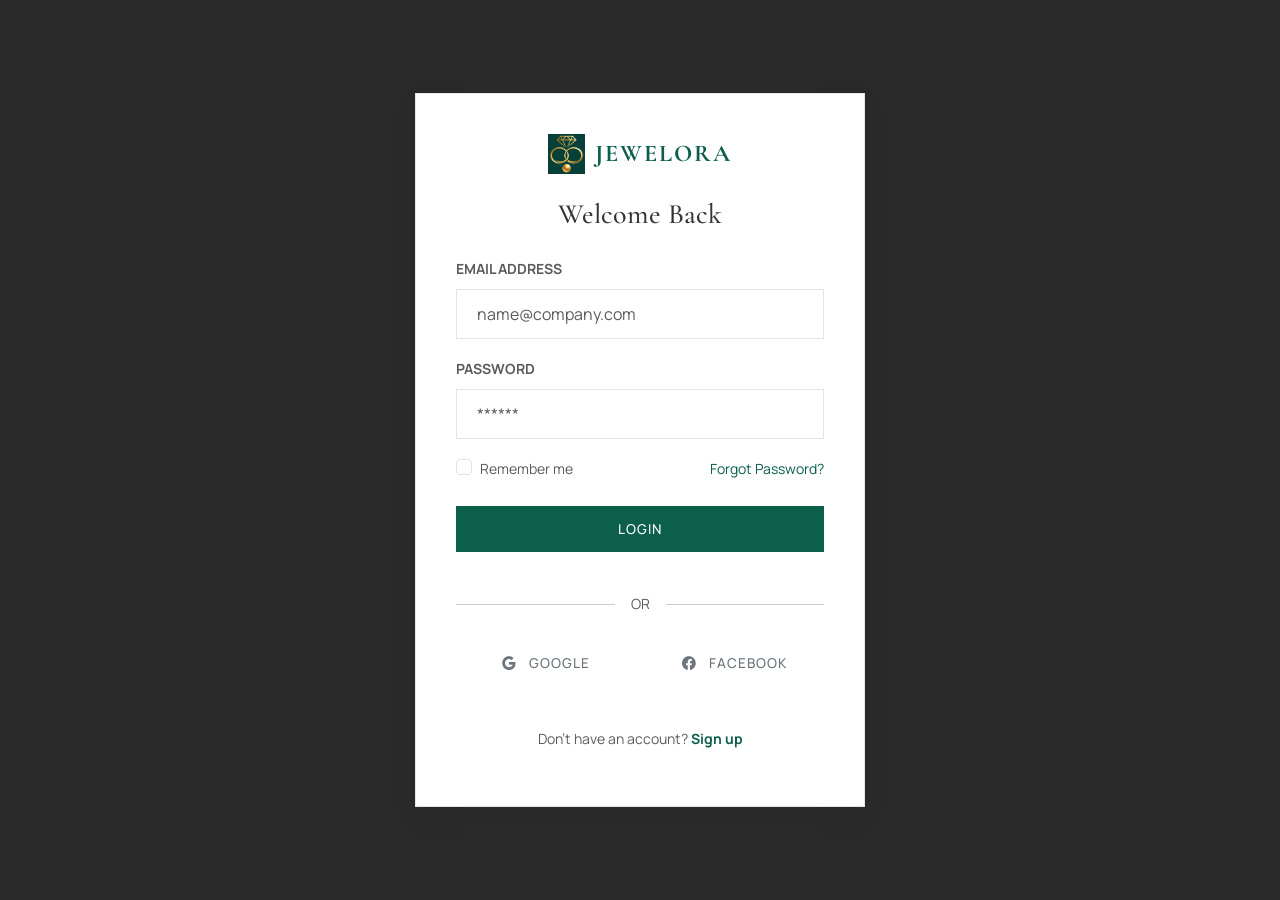
<file: login.html>
<!DOCTYPE html>
<html lang="en" data-theme="light">

<head>
    <meta charset="UTF-8">
    <meta name="viewport" content="width=device-width, initial-scale=1.0">
    <title>Login | Jewelora Supplies</title>
    <link href="https://cdn.jsdelivr.net/npm/bootstrap@5.3.0/dist/css/bootstrap.min.css" rel="stylesheet">
    <link href="https://cdn.jsdelivr.net/npm/bootstrap-icons@1.10.0/font/bootstrap-icons.css" rel="stylesheet">
    <link rel="icon" type="image/png" href="assets/images/logo1.png">
    <link rel="stylesheet" href="assets/css/style.css">
    <style>
        .auth-container {
            min-height: 100vh;
            display: flex;
            align-items: center;
            justify-content: center;
            padding: 40px 20px;
            background-color: var(--tertiary);
        }

        .auth-card {
            background: var(--card-bg);
            padding: 40px;
            width: 100%;
            max-width: 450px;
            box-shadow: var(--shadow-md);
            border: 1px solid var(--border-color);
        }
    </style>
</head>

<body>

    <div class="auth-container">
        <div class="auth-card text-center">
            <a class="navbar-brand text-nowrap" href="index.html"
                style="display: flex !important; flex-direction: row !important; align-items: center !important; gap: 10px !important; justify-content: center !important;">
                <img src="assets/images/logo2.png" alt="Jewelora"
                    style="height: 40px !important; width: auto !important; object-fit: contain !important;">
                <span>JEWELORA</span>
            </a>

            <h2 class="h3 mt-4 mb-4 font-serif">Welcome Back</h2>

            <form>
                <div class="mb-3 text-start">
                    <label class="form-label text-muted small text-uppercase fw-bold">Email Address</label>
                    <input type="email" class="form-control" placeholder="name@company.com">
                </div>

                <div class="mb-3 text-start">
                    <label class="form-label text-muted small text-uppercase fw-bold">Password</label>
                    <input type="password" class="form-control" placeholder="******">
                </div>

                <div class="d-flex justify-content-between align-items-center mb-4">
                    <div class="form-check text-start mb-0">
                        <input class="form-check-input" type="checkbox" id="remember">
                        <label class="form-check-label small text-muted" for="remember">Remember me</label>
                    </div>
                    <a href="#" class="small text-primary text-decoration-none">Forgot Password?</a>
                </div>

                <a href="dashboard.html" class="btn btn-primary w-100 mb-3">Login</a>

                <div class="d-flex align-items-center my-4">
                    <hr class="flex-grow-1 m-0">
                    <span class="px-3 text-muted small">OR</span>
                    <hr class="flex-grow-1 m-0">
                </div>

                <div class="d-flex gap-2">
                    <button type="button" class="btn btn-outline-secondary w-50 mb-3 small">
                        <i class="bi bi-google me-2"></i> Google
                    </button>
                    <button type="button" class="btn btn-outline-secondary w-50 mb-3 small">
                        <i class="bi bi-facebook me-2"></i> Facebook
                    </button>
                </div>
            </form>

            <p class="text-muted small mt-4">
                Don't have an account? <a href="register.html" class="text-primary fw-bold">Sign up</a>
            </p>
        </div>
    </div>

    <script src="assets/js/main.js"></script>
</body>

</html>
</file>
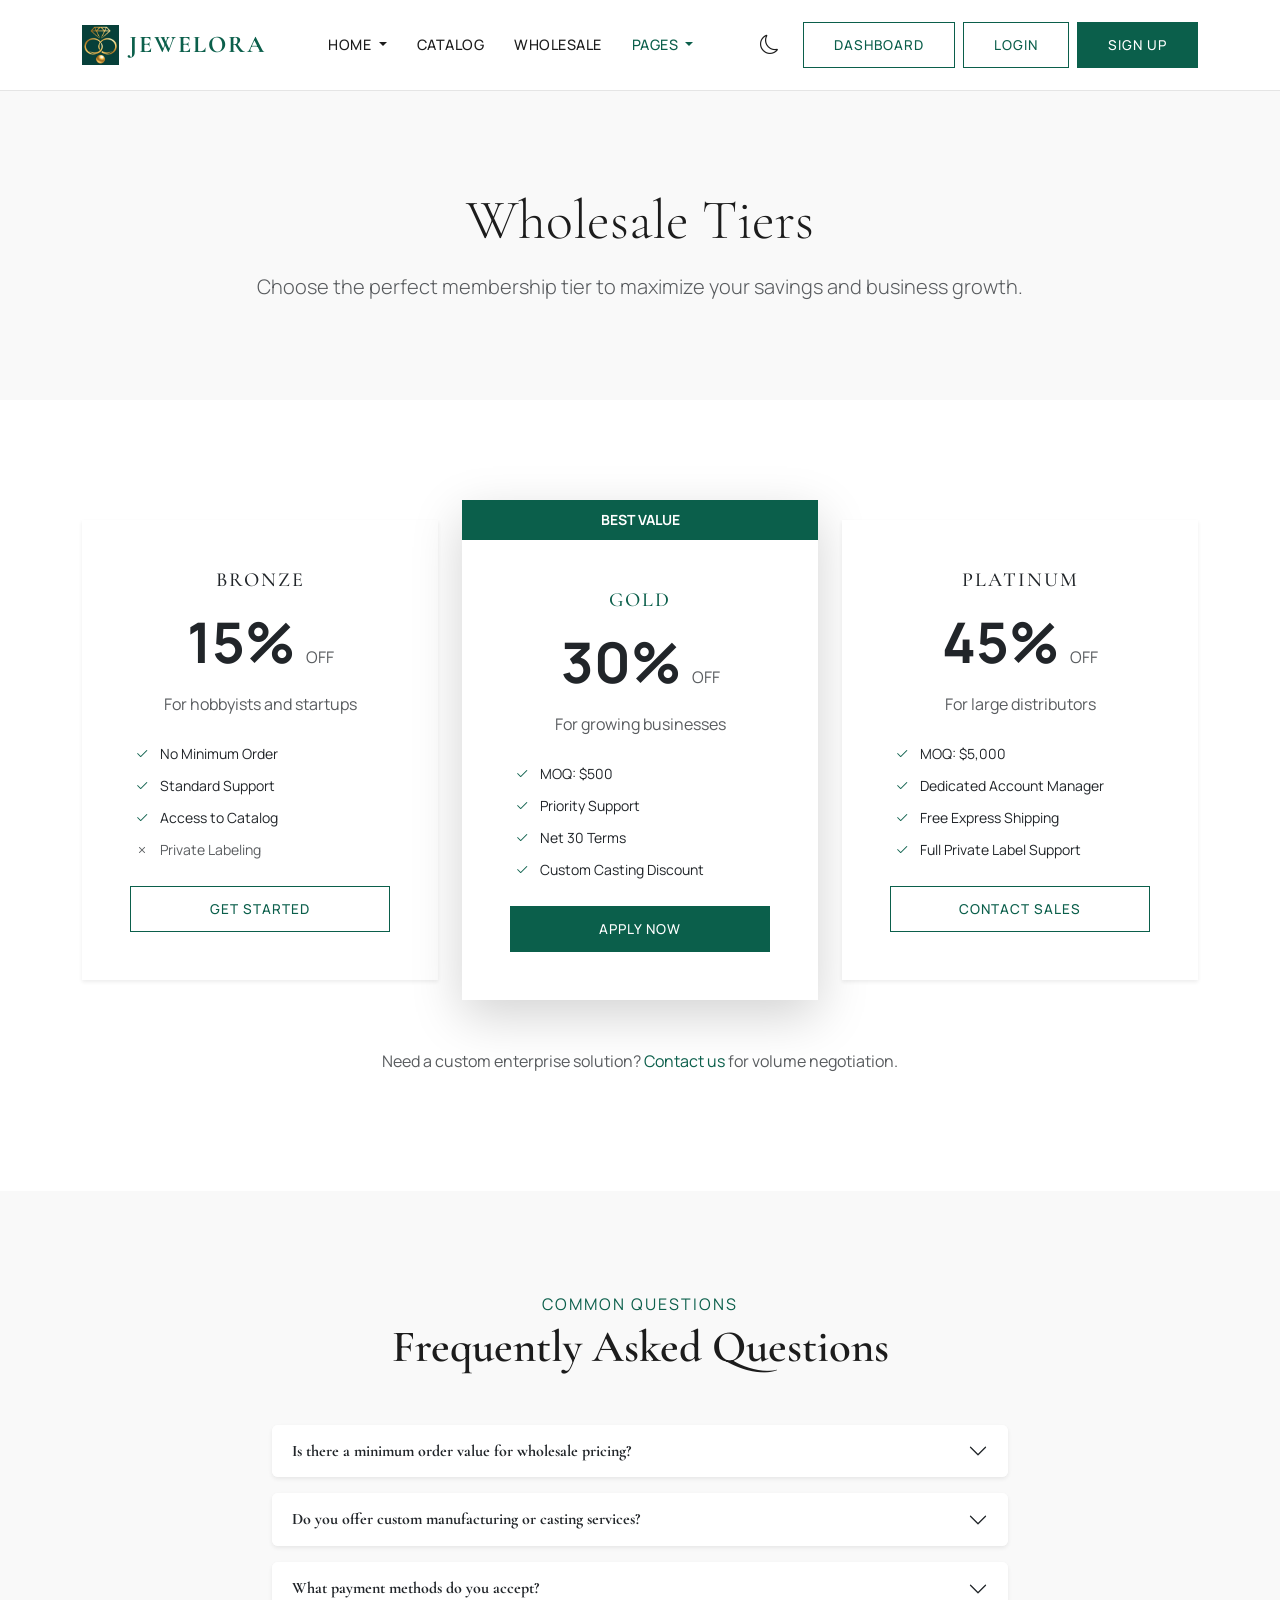
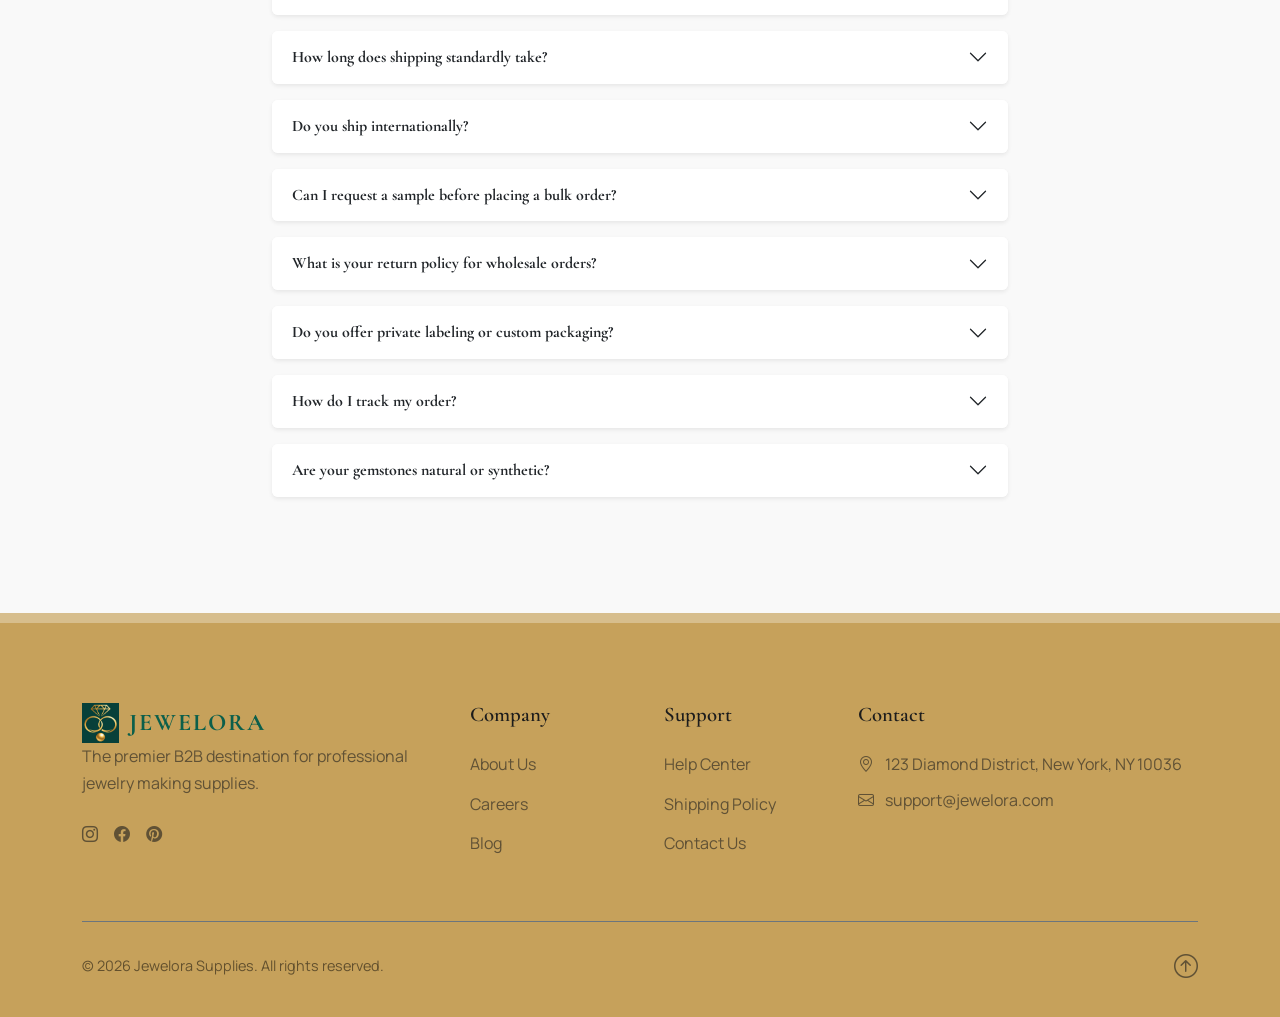
<file: pricing.html>
<!DOCTYPE html>
<html lang="en" data-theme="light">

<head>
    <meta charset="UTF-8">
    <meta name="viewport" content="width=device-width, initial-scale=1.0">
    <title>Wholesale Pricing | Jewelora Supplies</title>
    <link href="https://cdn.jsdelivr.net/npm/bootstrap@5.3.0/dist/css/bootstrap.min.css" rel="stylesheet">
    <link href="https://cdn.jsdelivr.net/npm/bootstrap-icons@1.10.0/font/bootstrap-icons.css" rel="stylesheet">
    <link rel="icon" type="image/png" href="assets/images/logo1.png">
    <link rel="stylesheet" href="assets/css/style.css">
</head>

<body class="pricing-page">

    <!-- Header -->
    <nav class="navbar navbar-expand-xl sticky-top">
        <div class="container">
            <a class="navbar-brand text-nowrap" href="index.html"
                style="display: flex !important; flex-direction: row !important; align-items: center !important; gap: 10px !important;">
                <img src="assets/images/logo2.png" alt="Jewelora"
                    style="height: 40px !important; width: auto !important; object-fit: contain !important;">
                <span>JEWELORA</span>
            </a>
            <div class="d-flex align-items-center order-lg-3 gap-2">
                <span id="theme-toggle" class="theme-toggle me-3"><i class="bi bi-moon"></i></span>

                <div class="desktop-auth-btns d-flex gap-2">
                    <a href="dashboard.html" class="btn btn-outline-primary">Dashboard</a>
                    <a href="login.html" class="btn btn-outline-primary">Login</a>
                    <a href="register.html" class="btn btn-primary text-nowrap">Sign Up</a>
                </div>

                <button class="navbar-toggler ms-2 border-0" type="button" data-bs-toggle="collapse"
                    data-bs-target="#navbarContent">
                    <span class="navbar-toggler-icon"></span>
                </button>
            </div>
            <div class="collapse navbar-collapse order-lg-2" id="navbarContent">
                <ul class="navbar-nav mx-auto mb-2 mb-lg-0">
                    <li class="nav-item dropdown">
                        <a class="nav-link dropdown-toggle" href="#" role="button" data-bs-toggle="dropdown"
                            aria-expanded="false">
                            Home
                        </a>
                        <ul class="dropdown-menu">
                            <li><a class="dropdown-item" href="index.html">Main Home</a></li>
                            <li><a class="dropdown-item" href="home-2.html">Modern Home</a></li>
                        </ul>
                    </li>
                    <li class="nav-item">
                        <a class="nav-link" href="catalog.html">Catalog</a>
                    </li>
                    <li class="nav-item"><a class="nav-link" href="services.html">Wholesale</a></li>
                    <li class="nav-item dropdown">
                        <a class="nav-link dropdown-toggle active" href="#" role="button" data-bs-toggle="dropdown"
                            aria-expanded="false">
                            Pages
                        </a>
                        <ul class="dropdown-menu">
                            <li><a class="dropdown-item" href="about.html">About Us</a></li>
                            <li><a class="dropdown-item" href="blog.html">Blog</a></li>
                            <li><a class="dropdown-item active" href="pricing.html">Pricing</a></li>
                            <li><a class="dropdown-item" href="contact.html">Contact</a></li>
                        </ul>
                    </li>
                </ul>

                <!-- Mobile Menu Buttons (Visible < 650px) -->
                <div class="mobile-auth-btns mt-3 pb-3 border-top pt-3">
                    <a href="dashboard.html" class="btn btn-outline-primary w-100 mb-2">Dashboard</a>
                    <a href="login.html" class="btn btn-outline-primary w-100 mb-2">Login</a>
                    <a href="register.html" class="btn btn-primary w-100">Sign Up</a>
                </div>
            </div>
        </div>
    </nav>

    <!-- Page Header -->
    <section class="bg-light py-5">
        <div class="container text-center py-5">
            <h1 class="display-4">Wholesale Tiers</h1>
            <p class="lead text-muted mt-3 mb-0">Choose the perfect membership tier to maximize your savings and
                business growth.</p>
        </div>
    </section>

    <!-- Pricing Table -->
    <section class="section-padding">
        <div class="container">
            <div class="row align-items-center justify-content-center">
                <!-- Bronze -->
                <div class="col-lg-4 col-md-6 mb-4 mb-lg-0">
                    <div class="card h-100 text-center border-0 shadow-sm">
                        <div class="card-body p-5">
                            <h3 class="h5 text-uppercase letter-spacing-2 mb-3">Bronze</h3>
                            <div class="display-4 fw-bold mb-3">15% <span class="fs-6 text-muted fw-normal">OFF</span>
                            </div>
                            <p class="text-muted mb-4">For hobbyists and startups</p>

                            <ul class="list-unstyled mb-4 small text-start mx-auto" style="max-width: 250px;">
                                <li class="mb-2"><i class="bi bi-check2 text-primary me-2"></i> No Minimum Order</li>
                                <li class="mb-2"><i class="bi bi-check2 text-primary me-2"></i> Standard Support</li>
                                <li class="mb-2"><i class="bi bi-check2 text-primary me-2"></i> Access to Catalog</li>
                                <li class="mb-2 text-muted"><i class="bi bi-x me-2"></i> Private Labeling</li>
                            </ul>

                            <a href="register.html" class="btn btn-outline-primary w-100">Get Started</a>
                        </div>
                    </div>
                </div>

                <!-- Gold (Featured) -->
                <div class="col-lg-4 col-md-6 mb-4 mb-lg-0">
                    <div class="card h-100 text-center border-primary border-2 shadow-lg">
                        <div class="bg-primary text-white py-2 small text-uppercase fw-bold">Best Value</div>
                        <div class="card-body p-5">
                            <h3 class="h5 text-uppercase letter-spacing-2 mb-3 text-primary">Gold</h3>
                            <div class="display-4 fw-bold mb-3">30% <span class="fs-6 text-muted fw-normal">OFF</span>
                            </div>
                            <p class="text-muted mb-4">For growing businesses</p>

                            <ul class="list-unstyled mb-4 small text-start mx-auto" style="max-width: 250px;">
                                <li class="mb-2"><i class="bi bi-check2 text-primary me-2"></i> MOQ: $500</li>
                                <li class="mb-2"><i class="bi bi-check2 text-primary me-2"></i> Priority Support</li>
                                <li class="mb-2"><i class="bi bi-check2 text-primary me-2"></i> Net 30 Terms</li>
                                <li class="mb-2"><i class="bi bi-check2 text-primary me-2"></i> Custom Casting Discount
                                </li>
                            </ul>

                            <a href="register.html" class="btn btn-primary w-100">Apply Now</a>
                        </div>
                    </div>
                </div>

                <!-- Platinum -->
                <div class="col-lg-4 col-md-6">
                    <div class="card h-100 text-center border-0 shadow-sm">
                        <div class="card-body p-5">
                            <h3 class="h5 text-uppercase letter-spacing-2 mb-3">Platinum</h3>
                            <div class="display-4 fw-bold mb-3">45% <span class="fs-6 text-muted fw-normal">OFF</span>
                            </div>
                            <p class="text-muted mb-4">For large distributors</p>

                            <ul class="list-unstyled mb-4 small text-start mx-auto" style="max-width: 250px;">
                                <li class="mb-2"><i class="bi bi-check2 text-primary me-2"></i> MOQ: $5,000</li>
                                <li class="mb-2"><i class="bi bi-check2 text-primary me-2"></i> Dedicated Account
                                    Manager</li>
                                <li class="mb-2"><i class="bi bi-check2 text-primary me-2"></i> Free Express Shipping
                                </li>
                                <li class="mb-2"><i class="bi bi-check2 text-primary me-2"></i> Full Private Label
                                    Support</li>
                            </ul>

                            <a href="register.html" class="btn btn-outline-primary w-100">Contact Sales</a>
                        </div>
                    </div>
                </div>
            </div>

            <div class="text-center mt-5">
                <p class="text-muted">Need a custom enterprise solution? <a href="contact.html"
                        class="text-primary">Contact us</a> for volume negotiation.</p>
            </div>
        </div>
    </section>

    <!-- FAQ Section -->
    <section class="section-padding bg-light">
        <div class="container">
            <div class="section-title text-center mb-5">
                <span class="text-primary text-uppercase letter-spacing-2">Common Questions</span>
                <h2>Frequently Asked Questions</h2>
            </div>

            <div class="row justify-content-center">
                <div class="col-lg-8">
                    <div class="accordion custom-accordion" id="pricingFaq">
                        <!-- Item 1 -->
                        <div class="accordion-item border-0 mb-3 shadow-sm rounded overflow-hidden">
                            <h2 class="accordion-header" id="headingOne">
                                <button class="accordion-button fw-bold collapsed" type="button"
                                    data-bs-toggle="collapse" data-bs-target="#collapseOne" aria-expanded="false"
                                    aria-controls="collapseOne">
                                    Is there a minimum order value for wholesale pricing?
                                </button>
                            </h2>
                            <div id="collapseOne" class="accordion-collapse collapse" aria-labelledby="headingOne"
                                data-bs-parent="#pricingFaq">
                                <div class="accordion-body text-muted">
                                    Yes, for our <strong>Gold</strong> tier the MOQ is $500, and for
                                    <strong>Platinum</strong> it is $5,000. Our <strong>Bronze</strong> tier has no
                                    minimum order requirement, making it perfect for hobbyists and startups.
                                </div>
                            </div>
                        </div>

                        <!-- Item 2 -->
                        <div class="accordion-item border-0 mb-3 shadow-sm rounded overflow-hidden">
                            <h2 class="accordion-header" id="headingTwo">
                                <button class="accordion-button fw-bold collapsed" type="button"
                                    data-bs-toggle="collapse" data-bs-target="#collapseTwo" aria-expanded="false"
                                    aria-controls="collapseTwo">
                                    Do you offer custom manufacturing or casting services?
                                </button>
                            </h2>
                            <div id="collapseTwo" class="accordion-collapse collapse" aria-labelledby="headingTwo"
                                data-bs-parent="#pricingFaq">
                                <div class="accordion-body text-muted">
                                    Absolutely! For Gold and Platinum members, we offer custom casting services. You can
                                    send us your 3D files or wax models, and we will cast them in your choice of metal
                                    with high precision.
                                </div>
                            </div>
                        </div>

                        <!-- Item 3 -->
                        <div class="accordion-item border-0 mb-3 shadow-sm rounded overflow-hidden">
                            <h2 class="accordion-header" id="headingThree">
                                <button class="accordion-button fw-bold collapsed" type="button"
                                    data-bs-toggle="collapse" data-bs-target="#collapseThree" aria-expanded="false"
                                    aria-controls="collapseThree">
                                    What payment methods do you accept?
                                </button>
                            </h2>
                            <div id="collapseThree" class="accordion-collapse collapse" aria-labelledby="headingThree"
                                data-bs-parent="#pricingFaq">
                                <div class="accordion-body text-muted">
                                    We accept all major credit cards (Visa, MasterCard, Amex), PayPal, and direct bank
                                    wire transfers. <strong>Net 30 terms</strong> are available for approved Gold and
                                    Platinum partners after credit verification.
                                </div>
                            </div>
                        </div>

                        <!-- Item 4 -->
                        <div class="accordion-item border-0 mb-3 shadow-sm rounded overflow-hidden">
                            <h2 class="accordion-header" id="headingFour">
                                <button class="accordion-button fw-bold collapsed" type="button"
                                    data-bs-toggle="collapse" data-bs-target="#collapseFour" aria-expanded="false"
                                    aria-controls="collapseFour">
                                    How long does shipping standardly take?
                                </button>
                            </h2>
                            <div id="collapseFour" class="accordion-collapse collapse" aria-labelledby="headingFour"
                                data-bs-parent="#pricingFaq">
                                <div class="accordion-body text-muted">
                                    Domestic orders typically arrive within 3-5 business days. International shipping
                                    times vary by location but generally take 7-14 business days. Platinum members
                                    receive free express shipping upgrades.
                                </div>
                            </div>
                        </div>

                        <!-- Item 5 -->
                        <div class="accordion-item border-0 mb-3 shadow-sm rounded overflow-hidden">
                            <h2 class="accordion-header" id="headingFive">
                                <button class="accordion-button fw-bold collapsed" type="button"
                                    data-bs-toggle="collapse" data-bs-target="#collapseFive" aria-expanded="false"
                                    aria-controls="collapseFive">
                                    Do you ship internationally?
                                </button>
                            </h2>
                            <div id="collapseFive" class="accordion-collapse collapse" aria-labelledby="headingFive"
                                data-bs-parent="#pricingFaq">
                                <div class="accordion-body text-muted">
                                    Yes, we proudly ship to over 50 countries worldwide including Canada, UK, Australia,
                                    and most of Europe. Shipping rates are calculated at checkout based on package
                                    weight and destination.
                                </div>
                            </div>
                        </div>

                        <!-- Item 6 -->
                        <div class="accordion-item border-0 mb-3 shadow-sm rounded overflow-hidden">
                            <h2 class="accordion-header" id="headingSix">
                                <button class="accordion-button fw-bold collapsed" type="button"
                                    data-bs-toggle="collapse" data-bs-target="#collapseSix" aria-expanded="false"
                                    aria-controls="collapseSix">
                                    Can I request a sample before placing a bulk order?
                                </button>
                            </h2>
                            <div id="collapseSix" class="accordion-collapse collapse" aria-labelledby="headingSix"
                                data-bs-parent="#pricingFaq">
                                <div class="accordion-body text-muted">
                                    Yes, we verify quality first! We encourage ordering samples. Please contact our
                                    sales team to arrange a sample pack of the items you are interested in before
                                    committing to a bulk purchase.
                                </div>
                            </div>
                        </div>

                        <!-- Item 7 -->
                        <div class="accordion-item border-0 mb-3 shadow-sm rounded overflow-hidden">
                            <h2 class="accordion-header" id="headingSeven">
                                <button class="accordion-button fw-bold collapsed" type="button"
                                    data-bs-toggle="collapse" data-bs-target="#collapseSeven" aria-expanded="false"
                                    aria-controls="collapseSeven">
                                    What is your return policy for wholesale orders?
                                </button>
                            </h2>
                            <div id="collapseSeven" class="accordion-collapse collapse" aria-labelledby="headingSeven"
                                data-bs-parent="#pricingFaq">
                                <div class="accordion-body text-muted">
                                    We accept returns on defective or incorrect items within 30 days of delivery. Please
                                    note that custom orders, cut chains, and bullion products are final sale and cannot
                                    be returned.
                                </div>
                            </div>
                        </div>

                        <!-- Item 8 -->
                        <div class="accordion-item border-0 mb-3 shadow-sm rounded overflow-hidden">
                            <h2 class="accordion-header" id="headingEight">
                                <button class="accordion-button fw-bold collapsed" type="button"
                                    data-bs-toggle="collapse" data-bs-target="#collapseEight" aria-expanded="false"
                                    aria-controls="collapseEight">
                                    Do you offer private labeling or custom packaging?
                                </button>
                            </h2>
                            <div id="collapseEight" class="accordion-collapse collapse" aria-labelledby="headingEight"
                                data-bs-parent="#pricingFaq">
                                <div class="accordion-body text-muted">
                                    Yes, private labeling is a key feature of our Gold and Platinum tiers. We can
                                    package products with your branding (cards, bags, boxes) so they are ready for
                                    retail immediately upon arrival.
                                </div>
                            </div>
                        </div>

                        <!-- Item 9 -->
                        <div class="accordion-item border-0 mb-3 shadow-sm rounded overflow-hidden">
                            <h2 class="accordion-header" id="headingNine">
                                <button class="accordion-button fw-bold collapsed" type="button"
                                    data-bs-toggle="collapse" data-bs-target="#collapseNine" aria-expanded="false"
                                    aria-controls="collapseNine">
                                    How do I track my order?
                                </button>
                            </h2>
                            <div id="collapseNine" class="accordion-collapse collapse" aria-labelledby="headingNine"
                                data-bs-parent="#pricingFaq">
                                <div class="accordion-body text-muted">
                                    Once your order ships, you will automatically receive a tracking number via email.
                                    You can also view real-time order status and history to your dashboard account.
                                </div>
                            </div>
                        </div>

                        <!-- Item 10 -->
                        <div class="accordion-item border-0 mb-3 shadow-sm rounded overflow-hidden">
                            <h2 class="accordion-header" id="headingTen">
                                <button class="accordion-button fw-bold collapsed" type="button"
                                    data-bs-toggle="collapse" data-bs-target="#collapseTen" aria-expanded="false"
                                    aria-controls="collapseTen">
                                    Are your gemstones natural or synthetic?
                                </button>
                            </h2>
                            <div id="collapseTen" class="accordion-collapse collapse" aria-labelledby="headingTen"
                                data-bs-parent="#pricingFaq">
                                <div class="accordion-body text-muted">
                                    We offer both options to suit different price points. All product descriptions
                                    clearly deal state whether a stone is Natural, Treated, or Lab-Created/Synthetic so
                                    you know exactly what you are buying.
                                </div>
                            </div>
                        </div>
                    </div>
                </div>
            </div>
        </div>
    </section>

    <!-- Footer -->
    <footer>
        <div class="container">
            <div class="row g-5">
                <div class="col-lg-4">
                    <a class="navbar-brand text-nowrap" href="index.html"
                        style="display: flex !important; flex-direction: row !important; align-items: center !important; gap: 10px !important;">
                        <img src="assets/images/logo2.png" alt="Jewelora"
                            style="height: 40px !important; width: auto !important; object-fit: contain !important;">
                        <span>JEWELORA</span>
                    </a>
                    <p class="text-white-50 mb-4">The premier B2B destination for professional jewelry making supplies.
                    </p>
                    <div class="d-flex gap-3 social-links">
                        <a href="#" class="text-white-50"><i class="bi bi-instagram"></i></a>
                        <a href="#" class="text-white-50"><i class="bi bi-facebook"></i></a>
                        <a href="#" class="text-white-50"><i class="bi bi-pinterest"></i></a>
                    </div>
                </div>
                <div class="col-lg-2 col-md-6">
                    <h5 class="mb-4">Company</h5>
                    <ul class="list-unstyled">
                        <li><a href="about.html" class="text-white-50">About Us</a></li>
                        <li><a href="#" class="text-white-50">Careers</a></li>
                        <li><a href="blog.html" class="text-white-50">Blog</a></li>
                    </ul>
                </div>
                <div class="col-lg-2 col-md-6">
                    <h5 class="mb-4">Support</h5>
                    <ul class="list-unstyled">
                        <li><a href="#" class="text-white-50">Help Center</a></li>
                        <li><a href="#" class="text-white-50">Shipping Policy</a></li>
                        <li><a href="contact.html" class="text-white-50">Contact Us</a></li>
                    </ul>
                </div>
                <div class="col-lg-4 col-md-6">
                    <h5 class="mb-4">Contact</h5>
                    <ul class="list-unstyled text-white-50">
                        <li class="mb-2"><i class="bi bi-geo-alt me-2"></i> 123 Diamond District, New York, NY 10036
                        </li>
                        <li class="mb-2"><i class="bi bi-envelope me-2"></i> support@jewelora.com</li>
                    </ul>
                </div>
            </div>
            <div
                class="footer-bottom d-flex justify-content-between align-items-center border-top border-secondary pt-4 mt-5">
                <span>&copy; <span id="current-year">2026</span> Jewelora Supplies. All rights reserved.</span>
                <a href="#" class="text-white-50 back-to-top"><i class="bi bi-arrow-up-circle fs-4"></i></a>
            </div>
        </div>
    </footer>

    <script src="https://cdn.jsdelivr.net/npm/bootstrap@5.3.0/dist/js/bootstrap.bundle.min.js"></script>
    <script src="assets/js/main.js"></script>
</body>

</html>
</file>
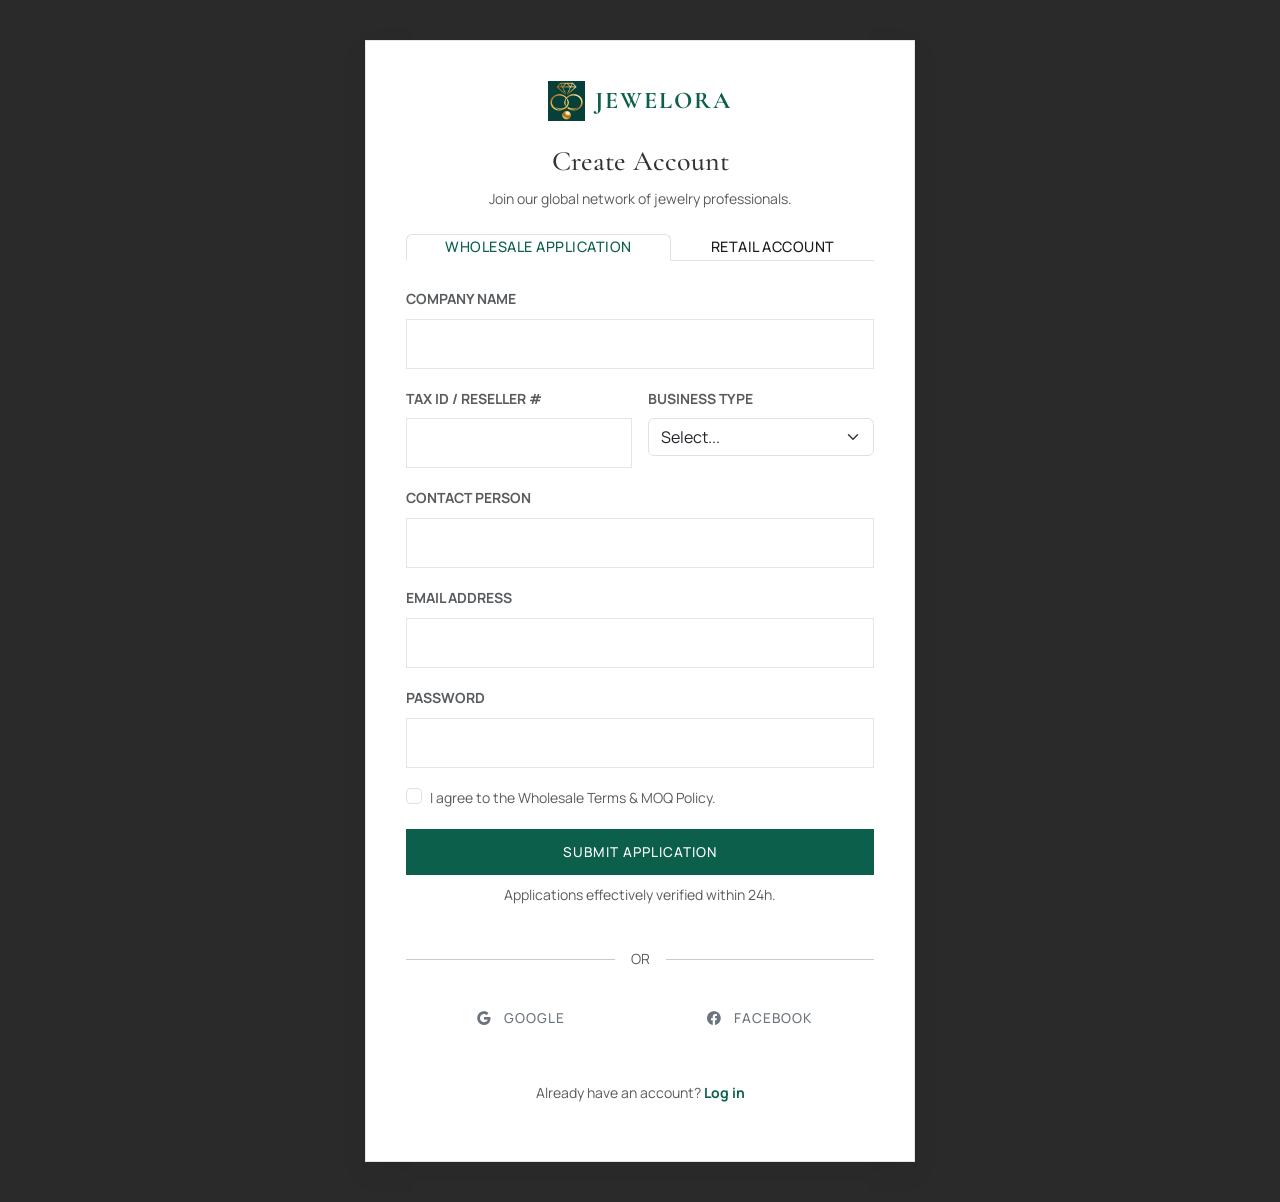
<file: register.html>
<!DOCTYPE html>
<html lang="en" data-theme="light">

<head>
    <meta charset="UTF-8">
    <meta name="viewport" content="width=device-width, initial-scale=1.0">
    <title>Sign Up | Jewelora Supplies</title>
    <link href="https://cdn.jsdelivr.net/npm/bootstrap@5.3.0/dist/css/bootstrap.min.css" rel="stylesheet">
    <link href="https://cdn.jsdelivr.net/npm/bootstrap-icons@1.10.0/font/bootstrap-icons.css" rel="stylesheet">
    <link rel="icon" type="image/png" href="assets/images/logo1.png">
    <link rel="stylesheet" href="assets/css/style.css">
    <style>
        .auth-container {
            min-height: 100vh;
            display: flex;
            align-items: center;
            justify-content: center;
            padding: 40px 20px;
            background-color: var(--tertiary);
        }

        .auth-card {
            background: var(--card-bg);
            padding: 40px;
            width: 100%;
            max-width: 550px;
            box-shadow: var(--shadow-md);
            border: 1px solid var(--border-color);
        }
    </style>
</head>

<body>

    <div class="auth-container">
        <div class="auth-card">
            <div class="text-center mb-4">
                <a class="navbar-brand text-nowrap" href="index.html"
                    style="display: flex !important; flex-direction: row !important; align-items: center !important; gap: 10px !important; justify-content: center !important;">
                    <img src="assets/images/logo2.png" alt="Jewelora"
                        style="height: 40px !important; width: auto !important; object-fit: contain !important;">
                    <span>JEWELORA</span>
                </a>
                <h2 class="h3 mt-4 font-serif">Create Account</h2>
                <p class="text-muted small">Join our global network of jewelry professionals.</p>
            </div>

            <ul class="nav nav-tabs nav-fill mb-4" id="authTabs" role="tablist">
                <li class="nav-item" role="presentation">
                    <button class="nav-link active" id="wholesale-tab" data-bs-toggle="tab" data-bs-target="#wholesale"
                        type="button" role="tab">Wholesale Application</button>
                </li>
                <li class="nav-item" role="presentation">
                    <button class="nav-link" id="retail-tab" data-bs-toggle="tab" data-bs-target="#retail" type="button"
                        role="tab">Retail Account</button>
                </li>
            </ul>

            <div class="tab-content" id="authTabsContent">
                <!-- Wholesale Form -->
                <div class="tab-pane fade show active" id="wholesale" role="tabpanel">
                    <form>
                        <div class="row g-3">
                            <div class="col-12">
                                <label class="form-label text-muted small text-uppercase fw-bold">Company Name</label>
                                <input type="text" class="form-control" required>
                            </div>
                            <div class="col-md-6">
                                <label class="form-label text-muted small text-uppercase fw-bold">Tax ID / Reseller
                                    #</label>
                                <input type="text" class="form-control" required>
                            </div>
                            <div class="col-md-6">
                                <label class="form-label text-muted small text-uppercase fw-bold">Business Type</label>
                                <select class="form-select">
                                    <option>Select...</option>
                                    <option>Manufacturer</option>
                                    <option>Retailer</option>
                                    <option>Designer</option>
                                </select>
                            </div>
                            <div class="col-12">
                                <label class="form-label text-muted small text-uppercase fw-bold">Contact Person</label>
                                <input type="text" class="form-control" required>
                            </div>
                            <div class="col-12">
                                <label class="form-label text-muted small text-uppercase fw-bold">Email Address</label>
                                <input type="email" class="form-control" required>
                            </div>
                            <div class="col-12">
                                <label class="form-label text-muted small text-uppercase fw-bold">Password</label>
                                <input type="password" class="form-control" required>
                            </div>

                            <div class="col-12">
                                <div class="form-check">
                                    <input class="form-check-input" type="checkbox" required>
                                    <label class="form-check-label small text-muted">I agree to the Wholesale Terms &
                                        MOQ Policy.</label>
                                </div>
                            </div>

                            <div class="col-12">
                                <a href="dashboard.html" class="btn btn-primary w-100">Submit Application</a>
                                <p class="text-muted text-center small mt-2">Applications effectively verified within
                                    24h.</p>
                            </div>
                        </div>
                    </form>
                </div>

                <!-- Retail Form -->
                <div class="tab-pane fade" id="retail" role="tabpanel">
                    <form>
                        <div class="row g-3">
                            <div class="col-md-6">
                                <label class="form-label text-muted small text-uppercase fw-bold">First Name</label>
                                <input type="text" class="form-control" required>
                            </div>
                            <div class="col-md-6">
                                <label class="form-label text-muted small text-uppercase fw-bold">Last Name</label>
                                <input type="text" class="form-control" required>
                            </div>
                            <div class="col-12">
                                <label class="form-label text-muted small text-uppercase fw-bold">Email Address</label>
                                <input type="email" class="form-control" required>
                            </div>
                            <div class="col-12">
                                <label class="form-label text-muted small text-uppercase fw-bold">Password</label>
                                <input type="password" class="form-control" required>
                            </div>

                            <div class="col-12">
                                <div class="form-check">
                                    <input class="form-check-input" type="checkbox" required>
                                    <label class="form-check-label small text-muted">Join the Newsletter for
                                        updates.</label>
                                </div>
                            </div>

                            <div class="col-12">
                                <a href="dashboard.html" class="btn btn-secondary w-100">Create Account</a>
                            </div>
                        </div>
                    </form>
                </div>
            </div>

            <div class="d-flex align-items-center my-4">
                <hr class="flex-grow-1 m-0">
                <span class="px-3 text-muted small">OR</span>
                <hr class="flex-grow-1 m-0">
            </div>

            <div class="d-flex gap-2">
                <button type="button" class="btn btn-outline-secondary w-50 mb-3 small">
                    <i class="bi bi-google me-2"></i> Google
                </button>
                <button type="button" class="btn btn-outline-secondary w-50 mb-3 small">
                    <i class="bi bi-facebook me-2"></i> Facebook
                </button>
            </div>

            <p class="text-muted small text-center mt-4">
                Already have an account? <a href="login.html" class="text-primary fw-bold">Log in</a>
            </p>
        </div>
    </div>

    <script src="https://cdn.jsdelivr.net/npm/bootstrap@5.3.0/dist/js/bootstrap.bundle.min.js"></script>
    <script src="assets/js/main.js"></script>
</body>

</html>
</file>
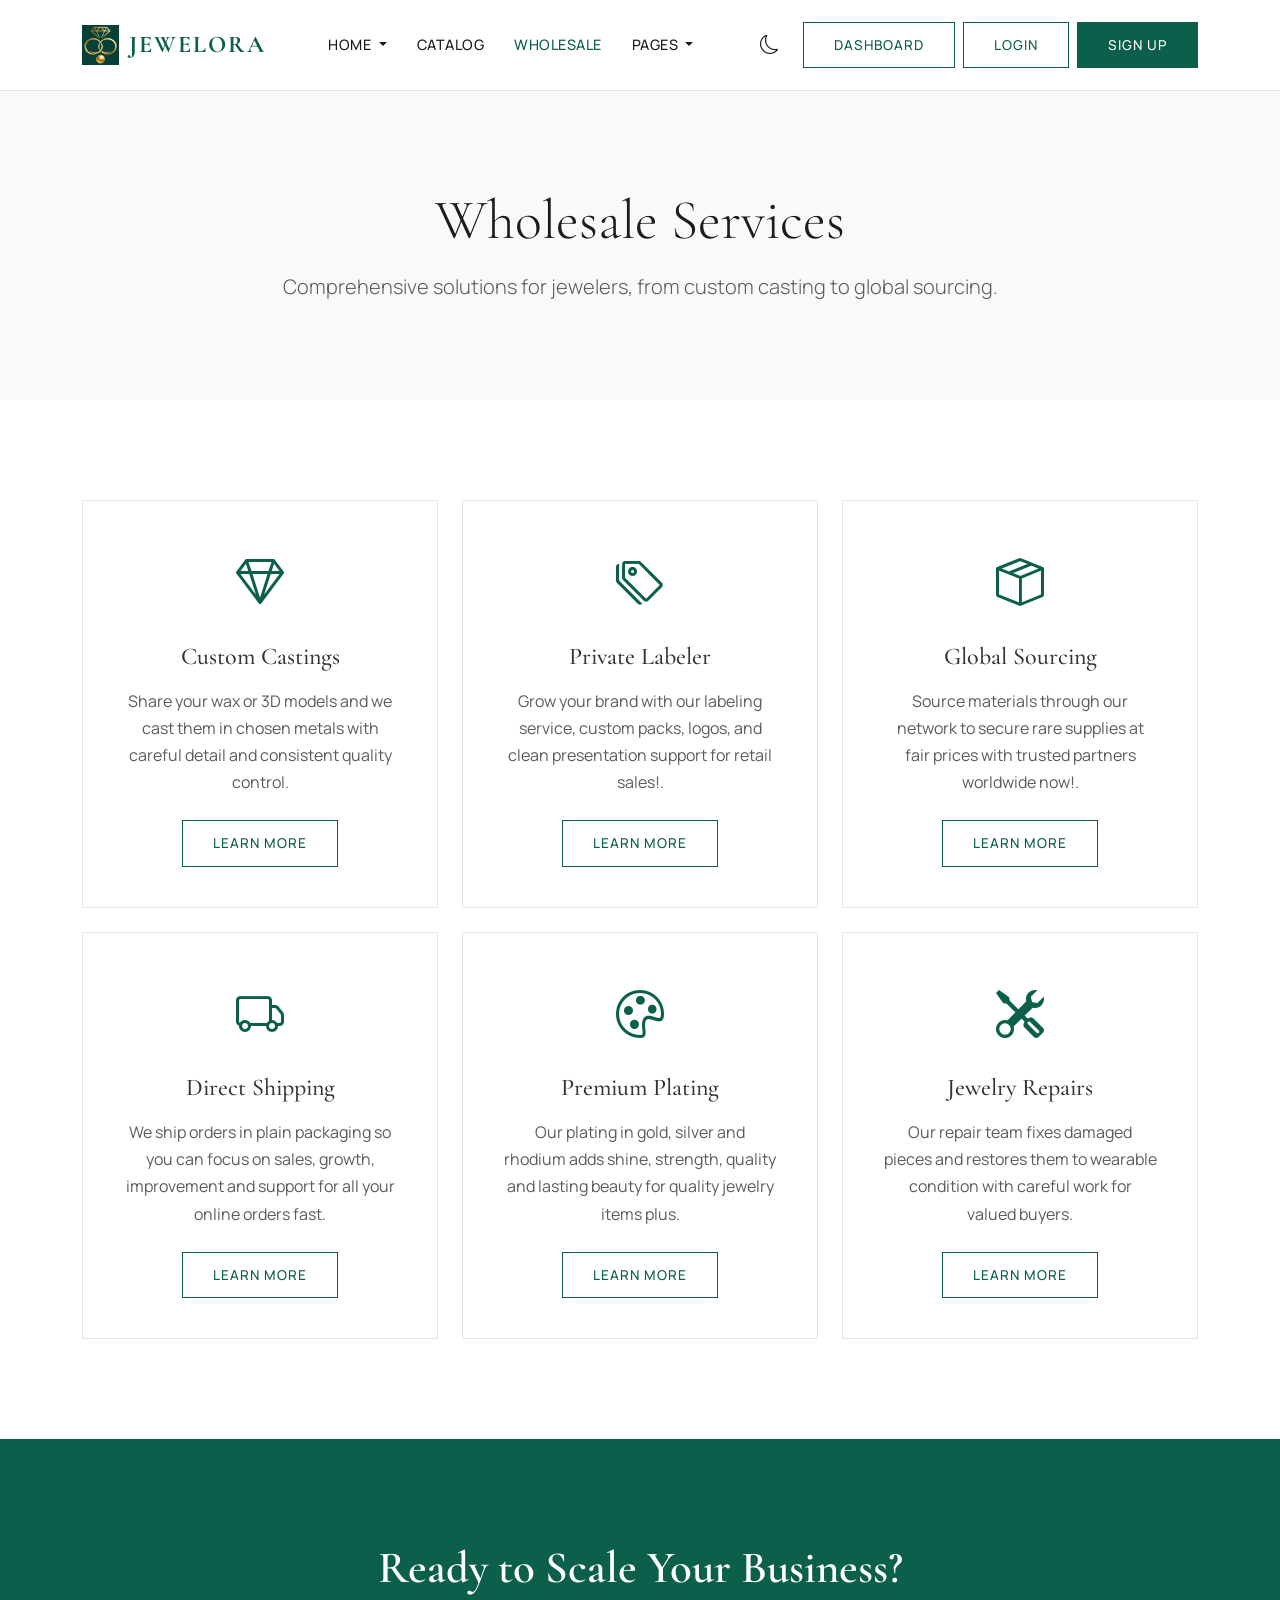
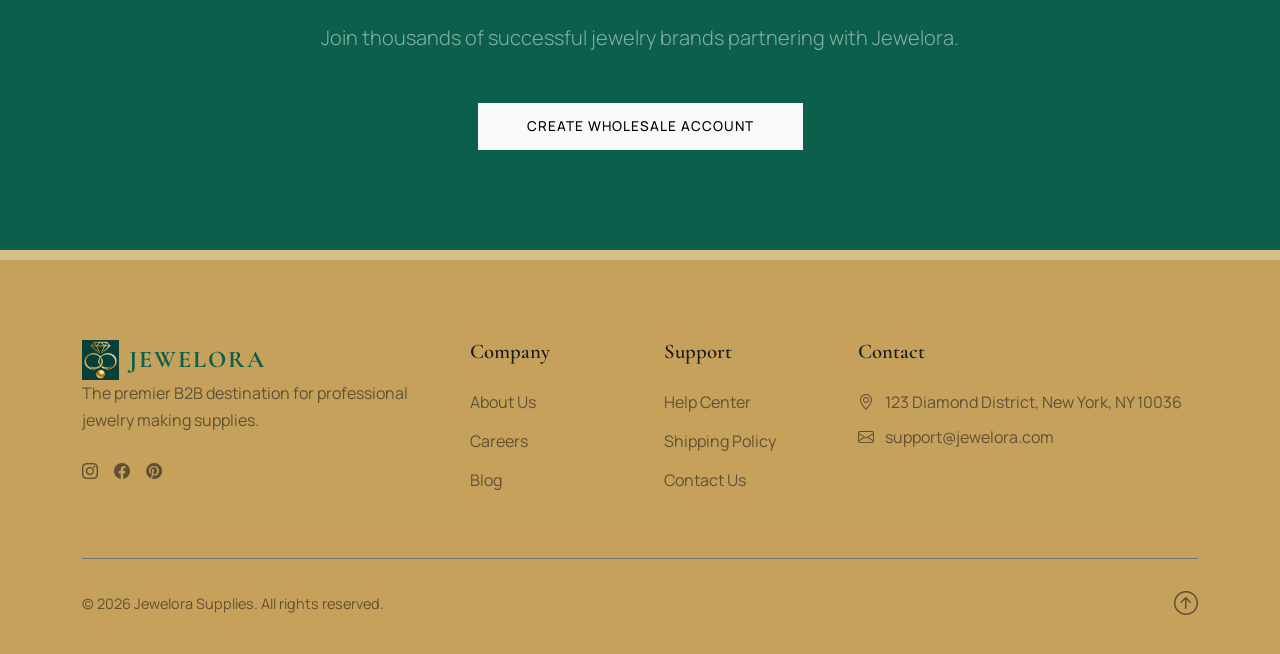
<file: services.html>
<!DOCTYPE html>
<html lang="en" data-theme="light">

<head>
    <meta charset="UTF-8">
    <meta name="viewport" content="width=device-width, initial-scale=1.0">
    <title>Wholesale Services | Jewelora Supplies</title>
    <link href="https://cdn.jsdelivr.net/npm/bootstrap@5.3.0/dist/css/bootstrap.min.css" rel="stylesheet">
    <link href="https://cdn.jsdelivr.net/npm/bootstrap-icons@1.10.0/font/bootstrap-icons.css" rel="stylesheet">
    <link rel="icon" type="image/png" href="assets/images/logo1.png">
    <link rel="stylesheet" href="assets/css/style.css">
</head>

<body>

    <!-- Header -->
    <nav class="navbar navbar-expand-xl sticky-top">
        <div class="container">
            <a class="navbar-brand text-nowrap" href="index.html"
                style="display: flex !important; flex-direction: row !important; align-items: center !important; gap: 10px !important;">
                <img src="assets/images/logo2.png" alt="Jewelora"
                    style="height: 40px !important; width: auto !important; object-fit: contain !important;">
                <span>JEWELORA</span>
            </a>
            <div class="d-flex align-items-center order-lg-3 gap-2">
                <span id="theme-toggle" class="theme-toggle me-3"><i class="bi bi-moon"></i></span>

                <div class="desktop-auth-btns d-flex gap-2">
                    <a href="dashboard.html" class="btn btn-outline-primary">Dashboard</a>
                    <a href="login.html" class="btn btn-outline-primary">Login</a>
                    <a href="register.html" class="btn btn-primary text-nowrap">Sign Up</a>
                </div>

                <button class="navbar-toggler ms-2 border-0" type="button" data-bs-toggle="collapse"
                    data-bs-target="#navbarContent">
                    <span class="navbar-toggler-icon"></span>
                </button>
            </div>
            <div class="collapse navbar-collapse order-lg-2" id="navbarContent">
                <ul class="navbar-nav mx-auto mb-2 mb-lg-0">
                    <li class="nav-item dropdown">
                        <a class="nav-link dropdown-toggle" href="#" role="button" data-bs-toggle="dropdown"
                            aria-expanded="false">
                            Home
                        </a>
                        <ul class="dropdown-menu">
                            <li><a class="dropdown-item" href="index.html">Main Home</a></li>
                            <li><a class="dropdown-item" href="home-2.html">Modern Home</a></li>
                        </ul>
                    </li>
                    <li class="nav-item">
                        <a class="nav-link" href="catalog.html">Catalog</a>
                    </li>
                    <li class="nav-item"><a class="nav-link active" href="services.html">Wholesale</a></li>
                    <li class="nav-item dropdown">
                        <a class="nav-link dropdown-toggle" href="#" role="button" data-bs-toggle="dropdown"
                            aria-expanded="false">
                            Pages
                        </a>
                        <ul class="dropdown-menu">
                            <li><a class="dropdown-item" href="about.html">About Us</a></li>
                            <li><a class="dropdown-item" href="blog.html">Blog</a></li>
                            <li><a class="dropdown-item" href="pricing.html">Pricing</a></li>
                            <li><a class="dropdown-item" href="contact.html">Contact</a></li>
                        </ul>
                    </li>
                </ul>

                <!-- Mobile Menu Buttons (Visible < 650px) -->
                <div class="mobile-auth-btns mt-3 pb-3 border-top pt-3">
                    <a href="dashboard.html" class="btn btn-outline-primary w-100 mb-2">Dashboard</a>
                    <a href="login.html" class="btn btn-outline-primary w-100 mb-2">Login</a>
                    <a href="register.html" class="btn btn-primary w-100">Sign Up</a>
                </div>
            </div>
        </div>
    </nav>

    <!-- Page Header -->
    <section class="bg-light py-5">
        <div class="container text-center py-5">
            <h1 class="display-4">Wholesale Services</h1>
            <p class="lead text-muted mt-3 mb-0">Comprehensive solutions for jewelers, from custom casting to global
                sourcing.</p>
        </div>
    </section>

    <!-- Services Grid -->
    <section class="section-padding">
        <div class="container">
            <div class="row g-4">
                <div class="col-lg-4 col-md-6">
                    <div class="feature-box text-center">
                        <div class="feature-icon"><i class="bi bi-gem"></i></div>
                        <h3 class="h4 mb-3">Custom Castings</h3>
                        <p class="text-muted mb-4">Share your wax or 3D models and we cast them in chosen metals with
                            careful detail and consistent quality control.</p>
                        <a href="service-details.html" class="btn btn-outline-primary btn-sm">Learn More</a>
                    </div>
                </div>
                <div class="col-lg-4 col-md-6">
                    <div class="feature-box text-center">
                        <div class="feature-icon"><i class="bi bi-tags"></i></div>
                        <h3 class="h4 mb-3">Private Labeler</h3>
                        <p class="text-muted mb-4">Grow your brand with our labeling service, custom packs, logos, and
                            clean presentation support for retail sales!.</p>
                        <a href="service-details.html" class="btn btn-outline-primary btn-sm">Learn More</a>
                    </div>
                </div>
                <div class="col-lg-4 col-md-6">
                    <div class="feature-box text-center">
                        <div class="feature-icon"><i class="bi bi-box-seam"></i></div>
                        <h3 class="h4 mb-3">Global Sourcing</h3>
                        <p class="text-muted mb-4">Source materials through our network to secure rare supplies at fair
                            prices with trusted partners worldwide now!.</p>
                        <a href="service-details.html" class="btn btn-outline-primary btn-sm">Learn More</a>
                    </div>
                </div>
                <div class="col-lg-4 col-md-6">
                    <div class="feature-box text-center">
                        <div class="feature-icon"><i class="bi bi-truck"></i></div>
                        <h3 class="h4 mb-3">Direct Shipping</h3>
                        <p class="text-muted mb-4">We ship orders in plain packaging so you can focus on sales, growth,
                            improvement and support for all your online orders fast.</p>
                        <a href="service-details.html" class="btn btn-outline-primary btn-sm">Learn More</a>
                    </div>
                </div>
                <div class="col-lg-4 col-md-6">
                    <div class="feature-box text-center">
                        <div class="feature-icon"><i class="bi bi-palette"></i></div>
                        <h3 class="h4 mb-3">Premium Plating</h3>
                        <p class="text-muted mb-4">Our plating in gold, silver and rhodium adds shine, strength, quality
                            and
                            lasting beauty for quality jewelry items plus.</p>
                        <a href="service-details.html" class="btn btn-outline-primary btn-sm">Learn More</a>
                    </div>
                </div>
                <div class="col-lg-4 col-md-6">
                    <div class="feature-box text-center">
                        <div class="feature-icon"><i class="bi bi-tools"></i></div>
                        <h3 class="h4 mb-3">Jewelry Repairs</h3>
                        <p class="text-muted mb-4">Our repair team fixes damaged pieces and restores them to wearable
                            condition with careful work for valued buyers.</p>
                        <a href="service-details.html" class="btn btn-outline-primary btn-sm">Learn More</a>
                    </div>
                </div>
            </div>
        </div>
    </section>

    <!-- Call to Action -->
    <section class="section-padding bg-primary text-white text-center">
        <div class="container">
            <h2 class="text-white mb-4">Ready to Scale Your Business?</h2>
            <p class="lead text-white-50 mb-5">Join thousands of successful jewelry brands partnering with Jewelora.</p>
            <a href="register.html" class="btn btn-light btn-lg px-5">Create Wholesale Account</a>
        </div>
    </section>

    <!-- Footer -->
    <footer>
        <div class="container">
            <div class="row g-5">
                <div class="col-lg-4">
                    <a class="navbar-brand text-nowrap" href="index.html"
                        style="display: flex !important; flex-direction: row !important; align-items: center !important; gap: 10px !important;">
                        <img src="assets/images/logo2.png" alt="Jewelora"
                            style="height: 40px !important; width: auto !important; object-fit: contain !important;">
                        <span>JEWELORA</span>
                    </a>
                    <p class="text-white-50 mb-4">The premier B2B destination for professional jewelry making supplies.
                    </p>
                    <div class="d-flex gap-3 social-links">
                        <a href="#" class="text-white-50"><i class="bi bi-instagram"></i></a>
                        <a href="#" class="text-white-50"><i class="bi bi-facebook"></i></a>
                        <a href="#" class="text-white-50"><i class="bi bi-pinterest"></i></a>
                    </div>
                </div>
                <div class="col-lg-2 col-md-6">
                    <h5 class="mb-4">Company</h5>
                    <ul class="list-unstyled">
                        <li><a href="about.html" class="text-white-50">About Us</a></li>
                        <li><a href="#" class="text-white-50">Careers</a></li>
                        <li><a href="blog.html" class="text-white-50">Blog</a></li>
                    </ul>
                </div>
                <div class="col-lg-2 col-md-6">
                    <h5 class="mb-4">Support</h5>
                    <ul class="list-unstyled">
                        <li><a href="#" class="text-white-50">Help Center</a></li>
                        <li><a href="#" class="text-white-50">Shipping Policy</a></li>
                        <li><a href="contact.html" class="text-white-50">Contact Us</a></li>
                    </ul>
                </div>
                <div class="col-lg-4 col-md-6">
                    <h5 class="mb-4">Contact</h5>
                    <ul class="list-unstyled text-white-50">
                        <li class="mb-2"><i class="bi bi-geo-alt me-2"></i> 123 Diamond District, New York, NY 10036
                        </li>
                        <li class="mb-2"><i class="bi bi-envelope me-2"></i> support@jewelora.com</li>
                    </ul>
                </div>
            </div>
            <div
                class="footer-bottom d-flex justify-content-between align-items-center border-top border-secondary pt-4 mt-5">
                <span>&copy; <span id="current-year">2026</span> Jewelora Supplies. All rights reserved.</span>
                <a href="#" class="text-white-50 back-to-top"><i class="bi bi-arrow-up-circle fs-4"></i></a>
            </div>
        </div>
    </footer>

    <script src="https://cdn.jsdelivr.net/npm/bootstrap@5.3.0/dist/js/bootstrap.bundle.min.js"></script>
    <script src="assets/js/main.js"></script>
</body>

</html>
</file>
<file: assets/css/style.css>
/* 
 * JEWELORA SUPPLIES - Luxury Wholesale & Catalog Platform
 * Design System: Luxury Minimal UI
 * Colors: Emerald (#0B5F4B), Gold (#C6A15B), Charcoal (#2A2A2A)
 */

@import url('https://fonts.googleapis.com/css2?family=Cormorant+Garamond:ital,wght@0,400;0,600;0,700;1,400&family=Manrope:wght@300;400;500;600;700&display=swap');

:root {
    /* Brand Colors */
    --primary: #0B5F4B;
    /* Emerald Green */
    --primary-dark: #074a3a;
    /* Darker Emerald */
    --primary-light: #127a61;
    /* Lighter Emerald */
    --secondary: #C6A15B;
    /* Gold */
    --secondary-dark: #A08148;
    /* Darker Gold */
    --tertiary: #2A2A2A;
    /* Charcoal */

    /* Functional Colors */
    --body-bg: #FFFFFF;
    --body-text: #333333;
    --heading-color: #1C1C1C;
    --border-color: #E5E5E5;
    --light-bg: #F9F9F9;
    --card-bg: #FFFFFF;

    /* Typography */
    --font-sans: 'Manrope', sans-serif;
    --font-serif: 'Cormorant Garamond', serif;

    /* Brand Consistency */
    --brand-font: 'Cormorant Garamond', serif;
    --brand-weight: 700;
    --brand-spacing: 2px;
    --brand-size: 1.8rem;

    /* Spacing */
    --section-padding: 100px;
    --container-width: 1320px;

    /* Effects */
    --shadow-sm: 0 4px 6px rgba(0, 0, 0, 0.02);
    --shadow-md: 0 10px 30px rgba(0, 0, 0, 0.05);
    --shadow-lg: 0 20px 40px rgba(0, 0, 0, 0.08);
    --transition: all 0.3s ease;

    /* Glass Effect */
    --glass-bg: rgba(255, 255, 255, 0.8);
    --glass-border: rgba(255, 255, 255, 0.3);
    --glass-shadow: 0 8px 32px 0 rgba(31, 38, 135, 0.15);

    /* Animations */
    --animate-float: float 6s ease-in-out infinite;
    --animate-float-delayed: float 6s ease-in-out 3s infinite;

    /* Gradients */
    --hero-gradient: linear-gradient(135deg, #f8f9fa 0%, #e9ecef 100%);
}

@keyframes float {
    0% {
        transform: translateY(0px);
    }

    50% {
        transform: translateY(-20px);
    }

    100% {
        transform: translateY(0px);
    }
}

[data-theme="dark"] {
    --body-bg: #121212;
    --body-text: #E0E0E0;
    --heading-color: #FFFFFF;
    --border-color: #333333;
    --light-bg: #1A1A1A;
    --card-bg: #1E1E1E;
    --tertiary: #1A1A1A;
    --hero-gradient: linear-gradient(135deg, #1A1A1A 0%, #2A2A2A 100%);

    /* Adjusted Brand Colors for Dark Mode Contrast */
    --primary: #66caa6;
    /* Lighter Emerald for visibility on dark backgrounds */
    --primary-dark: #4ab38f;
}

/* Base Styles */
html,
body {
    width: 100%;
    max-width: 100%;
    overflow-x: hidden;
}

body {
    font-family: var(--font-sans);
    color: var(--body-text);
    background-color: var(--body-bg);
    line-height: 1.7;
}

h1,
h2,
h3,
h4,
h5,
h6 {
    font-family: var(--font-serif);
    color: var(--heading-color);
    font-weight: 600;
    margin-bottom: 1rem;
}

h1 {
    font-size: 3.5rem;
    line-height: 1.2;
}

h2 {
    font-size: 2.8rem;
    line-height: 1.3;
}

h3 {
    font-size: 2rem;
}

a {
    color: inherit;
    text-decoration: none;
    transition: var(--transition);
}

a:hover {
    color: var(--primary);
}

img {
    max-width: 100%;
    height: auto;
}

/* Brand Styling */
.navbar-brand,
.footer-brand {
    font-family: var(--brand-font);
    font-weight: var(--brand-weight);
    letter-spacing: var(--brand-spacing);
    font-size: var(--brand-size);
    text-transform: uppercase;
    text-decoration: none;
}

.logo-img {
    height: 40px !important;
    width: auto !important;
    max-width: none !important;
    /* Prevent Bootstrap max-width: 100% from squishing */
    object-fit: contain;
}

.navbar-brand {
    color: var(--primary) !important;
}

.footer-brand {
    color: var(--heading-color) !important;
    /* Matches footer text color */
    display: inline-block;
    margin-bottom: 20px;
}

/* Utilities */
.text-primary {
    color: var(--primary) !important;
}

.bg-primary {
    background-color: var(--primary) !important;
}

.text-green {
    color: var(--primary) !important;
}

.hover-blue:hover {
    color: #0d6efd !important;
    /* Bootstrap primary blue or similar */
    transition: var(--transition);
}

.bg-secondary {
    background-color: var(--secondary) !important;
}

.bg-tertiary {
    background-color: var(--tertiary) !important;
}

.bg-light {
    background-color: var(--light-bg) !important;
}

.font-serif {
    font-family: var(--font-serif) !important;
}

.font-sans {
    font-family: var(--font-sans) !important;
}

.section-padding {
    padding: var(--section-padding) 0;
}

.letter-spacing-2 {
    letter-spacing: 2px;
}

.grayscale-logos {
    filter: grayscale(100%);
    transition: var(--transition);
}

.grayscale-logos:hover {
    filter: grayscale(0%);
    opacity: 1 !important;
}

.mb-6 {
    margin-bottom: 4rem;
}

/* Buttons */
.btn {
    padding: 12px 30px;
    border-radius: 0;
    /* Minimal luxury feels sharp */
    font-weight: 500;
    text-transform: uppercase;
    letter-spacing: 1px;
    font-size: 0.85rem;
    transition: var(--transition);
    border: 1px solid transparent;
}

.btn-primary {
    background-color: var(--primary);
    color: #FFFFFF;
    border-color: var(--primary);
}

.btn-primary:hover {
    background-color: var(--secondary);
    border-color: var(--secondary);
    color: #FFFFFF;
}

.btn-outline-primary {
    color: var(--primary);
    border-color: var(--primary);
    background: transparent;
}

.btn-outline-primary:hover {
    background-color: var(--primary);
    color: #FFFFFF;
}

.btn-secondary {
    background-color: var(--secondary);
    color: #FFFFFF;
    border-color: var(--secondary);
}

.btn-secondary:hover {
    background-color: var(--primary);
    border-color: var(--primary);
}

.btn-white {
    background-color: #FFFFFF;
    color: var(--heading-color);
    border: 1px solid transparent;
}

.btn-white:hover {
    background-color: var(--light-bg);
    color: var(--primary);
    box-shadow: var(--shadow-sm);
}

/* Header */
.navbar {
    padding: 20px 0;
    background-color: var(--body-bg);
    border-bottom: 1px solid var(--border-color);
    transition: var(--transition);
}

.navbar-brand {
    font-family: var(--font-serif);
    font-weight: 700;
    font-size: 1.5rem;
    color: var(--heading-color);
    display: flex;
    flex-direction: column;
    align-items: flex-start;
    line-height: 1;
}

.navbar-brand small {
    font-family: var(--font-sans);
    font-size: 0.6rem;
    text-transform: uppercase;
    letter-spacing: 2px;
    margin-top: 5px;
    color: var(--primary);
    font-weight: 400;
}

.nav-link {
    font-size: 0.9rem;
    font-weight: 500;
    text-transform: uppercase;
    letter-spacing: 0.5px;
    color: var(--heading-color) !important;
    padding: 0 15px !important;
}

.nav-link:hover,
.nav-link.active {
    color: var(--primary) !important;
}

.navbar .dropdown-menu {
    margin-top: 15px;
    border-radius: 0;
    border: none;
    box-shadow: var(--shadow-lg);
    padding: 10px 0;
}

.navbar .dropdown-item {
    padding: 8px 20px;
    font-size: 0.9rem;
    color: var(--body-text);
}

.navbar .dropdown-item:hover,
.navbar .dropdown-item:active,
.navbar .dropdown-item.active {
    background-color: var(--light-bg);
    color: var(--primary);
}

/* Hero Section */
.hero-section {
    position: relative;
    padding: 80px 0;
    background: var(--hero-gradient);
    overflow: hidden;
    min-height: 100vh;
    display: flex;
    align-items: center;
}

.hero-section .btn-outline-primary {
    color: #FFFFFF;
    border-color: #FFFFFF;
}

.hero-section .btn-outline-primary:hover {
    background-color: #FFFFFF;
    color: var(--primary);
    border-color: #FFFFFF;
}

.hero-content h1 {
    margin-bottom: 25px;
    color: #FFFFFF;
    text-shadow: 0 0 20px #0B5F4B;
}

.hero-section p {
    color: rgba(50, 99, 64, 0.9);
    text-shadow: 0 0 10px #0B5F4B;
}

.hero-section .text-muted {
    color: rgba(50, 99, 64, 0.9) !important;
    text-shadow: 0 0 10px #0B5F4B;
}

.hero-subtitle {
    display: inline-block;
    color: var(--primary);
    text-transform: uppercase;
    letter-spacing: 2px;
    font-weight: 600;
    font-size: 0.9rem;
    margin-bottom: 20px;
}

/* Cards & Products */
.card {
    border: none;
    border-radius: 0;
    background-color: var(--card-bg);
    transition: var(--transition);
    overflow: hidden;
}

.card:hover {
    transform: translateY(-5px);
    box-shadow: var(--shadow-md);
}

.product-card .card-img-top {
    position: relative;
    overflow: hidden;
    height: 350px;
    object-fit: cover;
    background-color: var(--light-bg);
}

.product-overlay {
    position: absolute;
    bottom: -50px;
    left: 0;
    right: 0;
    background: rgba(255, 255, 255, 0.9);
    padding: 15px;
    display: flex;
    justify-content: center;
    transition: var(--transition);
    opacity: 0;
}

.product-card:hover .product-overlay {
    bottom: 0;
    opacity: 1;
}

.card-title {
    font-family: var(--font-serif);
    font-size: 1.2rem;
    margin-top: 15px;
}

.price {
    color: var(--primary);
    font-weight: 600;
    font-size: 1.1rem;
}

.wholesale-badge {
    position: absolute;
    top: 10px;
    left: 10px;
    background-color: var(--secondary);
    color: #fff;
    padding: 5px 10px;
    font-size: 0.7rem;
    text-transform: uppercase;
    letter-spacing: 1px;
}

/* Footer */
footer {
    background-color: var(--secondary);
    color: var(--heading-color);
    padding: 80px 0 30px;
    border-top: 10px solid rgba(255, 255, 255, 0.3);
}

footer .text-white-50,
.bg-secondary .text-white-50 {
    color: rgba(28, 28, 28, 0.6) !important;
}

footer .text-white,
.bg-secondary .text-white {
    color: var(--heading-color) !important;
}

footer h5 {
    color: var(--heading-color);
    font-family: var(--font-serif);
    margin-bottom: 25px;
    font-size: 1.3rem;
}

footer ul li {
    margin-bottom: 12px;
}

footer a:hover {
    color: var(--primary);
    padding-left: 5px;
}

.footer-bottom {
    border-top: 1px solid rgba(0, 0, 0, 0.1);
    padding-top: 30px;
    margin-top: 50px;
    font-size: 0.9rem;
    color: rgba(0, 0, 0, 0.5);
}

/* Features */
.feature-box {
    padding: 40px;
    background: var(--card-bg);
    border: 1px solid var(--border-color);
    transition: var(--transition);
    height: 100%;
}

.feature-box:hover {
    border-color: var(--primary);
}

.feature-icon {
    font-size: 3rem;
    color: var(--primary);
    margin-bottom: 20px;
}

/* Forms */
.form-control {
    border-radius: 0;
    border: 1px solid var(--border-color);
    padding: 12px 20px;
    background-color: var(--body-bg);
}

.form-control:focus {
    border-color: var(--primary);
    box-shadow: none;
    background-color: var(--body-bg);
}

/* Dashboard Specifics - Modern UI */
.dashboard-layout {
    display: flex;
    min-height: 100vh;
    background-color: var(--light-bg);
    overflow-x: hidden;
    /* Prevent horizontal scroll */
}

.sidebar {
    width: 280px;
    background: linear-gradient(180deg, var(--secondary) 0%, var(--secondary-dark) 100%);
    color: rgba(48, 116, 68, 0.616);
    padding: 30px 20px;
    flex-shrink: 0;
    box-shadow: 4px 0 20px rgba(0, 0, 0, 0.05);
    z-index: 1040;
    /* High z-index */
    transition: transform 0.3s ease-in-out;
}

.sidebar-brand {
    padding: 0 10px 40px;
    color: rgba(119, 110, 110, 0.219);
    border-bottom: 1px solid rgba(37, 145, 91, 0.747);
    margin-bottom: 20px;
}

.sidebar-menu {
    padding: 0;
    list-style: none;
    display: flex;
    flex-direction: column;
    gap: 8px;
}

.sidebar-menu a {
    display: flex;
    align-items: center;
    padding: 12px 20px;
    color: rgba(45, 105, 77, 0.7);
    transition: all 0.3s ease;
    border-radius: 12px;
    font-weight: 500;
}

.sidebar-menu a:hover,
.sidebar-menu a.active {
    color: rgba(45, 105, 77, 0.7);
    background: rgba(255, 255, 255, 0.15);
    transform: translateX(5px);
    box-shadow: 0 4px 15px rgba(0, 0, 0, 0.1);
}

.sidebar-menu a i {
    font-size: 1.1rem;
}

.sidebar-footer .hover-white:hover {
    color: #fff !important;
}

.main-content {
    flex: 1;
    background-color: var(--light-bg);
    padding: 40px;
    overflow-y: auto;
    position: relative;
    width: 100%;
}

.stat-card {
    background: var(--card-bg);
    padding: 30px;
    border-radius: 20px;
    border: 1px solid rgba(0, 0, 0, 0.03);
    box-shadow: var(--shadow-sm);
    display: flex;
    justify-content: space-between;
    align-items: center;
    transition: var(--transition);
}

.stat-card:hover {
    transform: translateY(-5px);
    box-shadow: var(--shadow-lg);
}

.stat-title {
    font-size: 0.85rem;
    color: #888;
    text-transform: uppercase;
    letter-spacing: 1.5px;
    font-weight: 600;
    margin-bottom: 5px;
}

.stat-value {
    font-size: 2.2rem;
    font-weight: 700;
    color: var(--heading-color);
    margin: 0;
    line-height: 1.2;
}

/* Responsive */
@media (max-width: 1199px) {
    .navbar-collapse {
        position: absolute;
        top: 100%;
        left: 0;
        right: 0;
        background: var(--body-bg);
        padding: 20px;
        box-shadow: var(--shadow-md);
        z-index: 1000;
        max-height: 80vh;
        overflow-y: auto;
    }

    .sidebar {
        position: fixed;
        left: 0;
        top: 0;
        bottom: 0;
        transform: translateX(-100%);
        /* Hidden by default */
        box-shadow: 10px 0 30px rgba(0, 0, 0, 0.1);
    }

    .sidebar.active {
        transform: translateX(0);
        /* Visible when active */
    }

    /* Overlay when sidebar is open */
    .sidebar.active::before {
        content: '';
        position: fixed;
        top: 0;
        right: -100vw;
        bottom: 0;
        left: 280px;
        background: rgba(0, 0, 0, 0.5);
        z-index: -1;
    }

    .main-content {
        padding: 20px;
    }

    h1 {
        font-size: 2.5rem;
    }
}

/* Animations */
.animate-float {
    animation: var(--animate-float);
}

.animate-float-delayed {
    animation: var(--animate-float-delayed);
}

/* Custom Responsive for Auth Buttons (User Request) */
@media (max-width: 650px) {
    .desktop-auth-btns {
        display: none !important;
    }

    .mobile-auth-btns {
        display: block !important;
    }

    /* Hero Buttons Vertical Stack on Mobile */
    .hero-content .d-flex {
        flex-direction: column;
        width: 100%;
    }

    .hero-content .d-flex .btn {
        width: 100%;
    }

    /* Center align hero content on mobile */
    .hero-content {
        text-align: center;
    }

    /* Center align newsletter text on mobile */
    .bg-secondary .row {
        text-align: center;
    }

    /* Center align Partner Section on mobile */
    .partner-content {
        text-align: center;
        padding-top: 2rem;
    }

    .partner-content .btn {
        margin-top: 1rem !important;
        /* Adjust spacing to likely be smaller on mobile if needed, or just center it */
    }

    /* Newsletter Form Vertical Stack on Mobile */
    .bg-secondary form.d-flex,
    /* Targeting home-2.html specific newsletter section if different (it seems same) */
    form.d-flex {
        flex-direction: column;
        width: 100%;
    }

    .bg-secondary form.d-flex .form-control,
    .bg-secondary form.d-flex .btn,
    form.d-flex .form-control,
    form.d-flex .btn {
        width: 100%;
    }
}

@media (min-width: 651px) {
    .mobile-auth-btns {
        display: none !important;
    }
}

@media (min-width: 651px) and (max-width: 1199px) {
    .desktop-auth-btns .btn {
        padding: 8px 15px;
        font-size: 0.8rem;
    }
}

/* Mobile Sidebar Overlay */
.sidebar-overlay {
    position: fixed;
    top: 0;
    left: 0;
    right: 0;
    bottom: 0;
    background-color: rgba(0, 0, 0, 0.5);
    z-index: 1039;
    /* Just below sidebar */
    opacity: 0;
    visibility: hidden;
    transition: all 0.3s ease;
}

.sidebar-overlay.active {
    opacity: 1;
    visibility: visible;
}

/* Dark Mode Visibility Fixes */
[data-theme="dark"] .text-muted {
    color: rgba(255, 255, 255, 0.6) !important;
}

/* Keep pricing-page card text readable on dark card backgrounds */
[data-theme="dark"] .pricing-page .card {
    color: var(--body-text);
}

/* Keep non-active navbar dropdown items readable on white dropdown background */
[data-theme="dark"] .navbar .dropdown-menu .dropdown-item:not(.active) {
    color: #212529;
}

/* Keep "How It Works" card copy readable against white cards in dark mode */
[data-theme="dark"] .how-it-works-section .bg-white h5 {
    color: #212529;
}

[data-theme="dark"] .how-it-works-section .bg-white .text-muted {
    color: #6c757d !important;
}

/* Dark Mode: Dashboard Hamburger */
[data-theme="dark"] #sidebar-toggle {
    color: #FFFFFF !important;
}

/* Dark Mode: Navbar Hamburger */
[data-theme="dark"] .navbar-toggler-icon {
    filter: invert(1);
}

/* Theme Toggle */
.theme-toggle {
    cursor: pointer;
    font-size: 1.2rem;
    color: var(--heading-color);
    margin-left: 20px;
}

/* Table Responsive Fix */
.table-responsive td,
.table-responsive th {
    white-space: nowrap;
}
</file>
